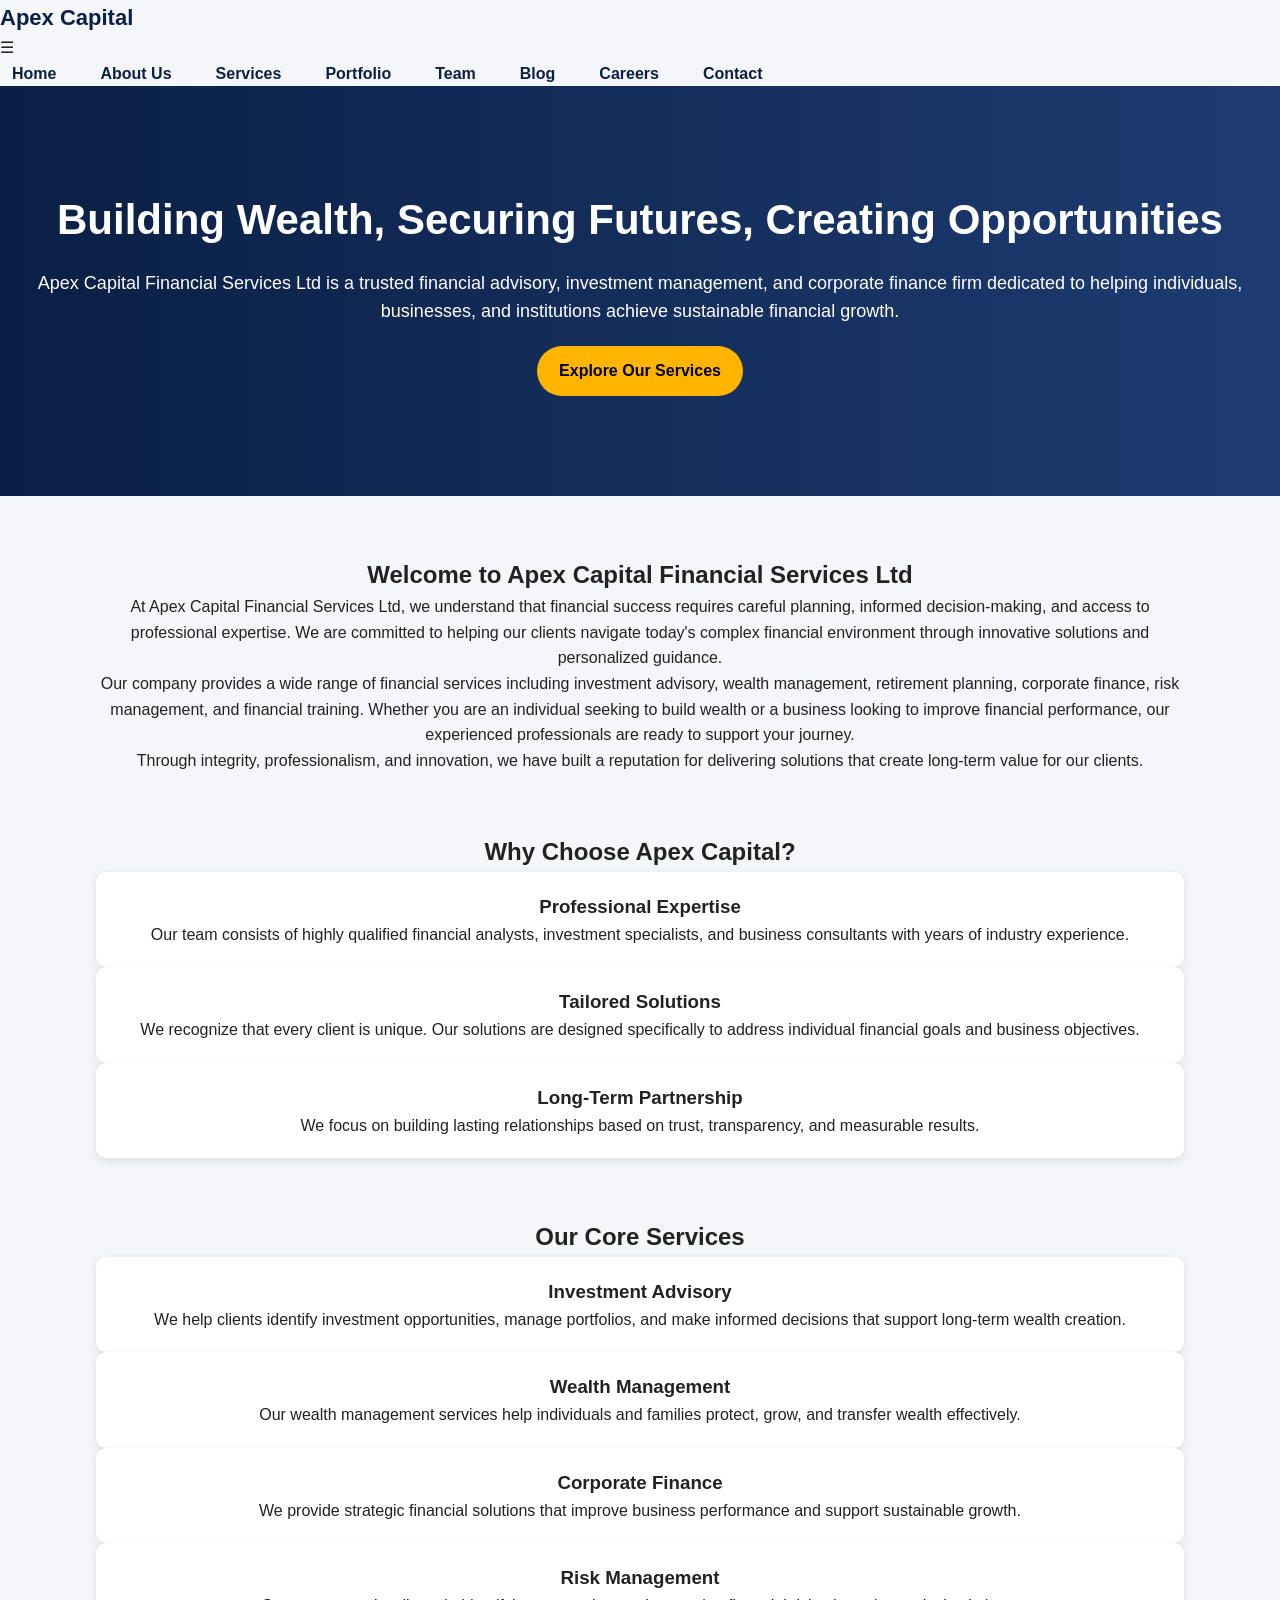
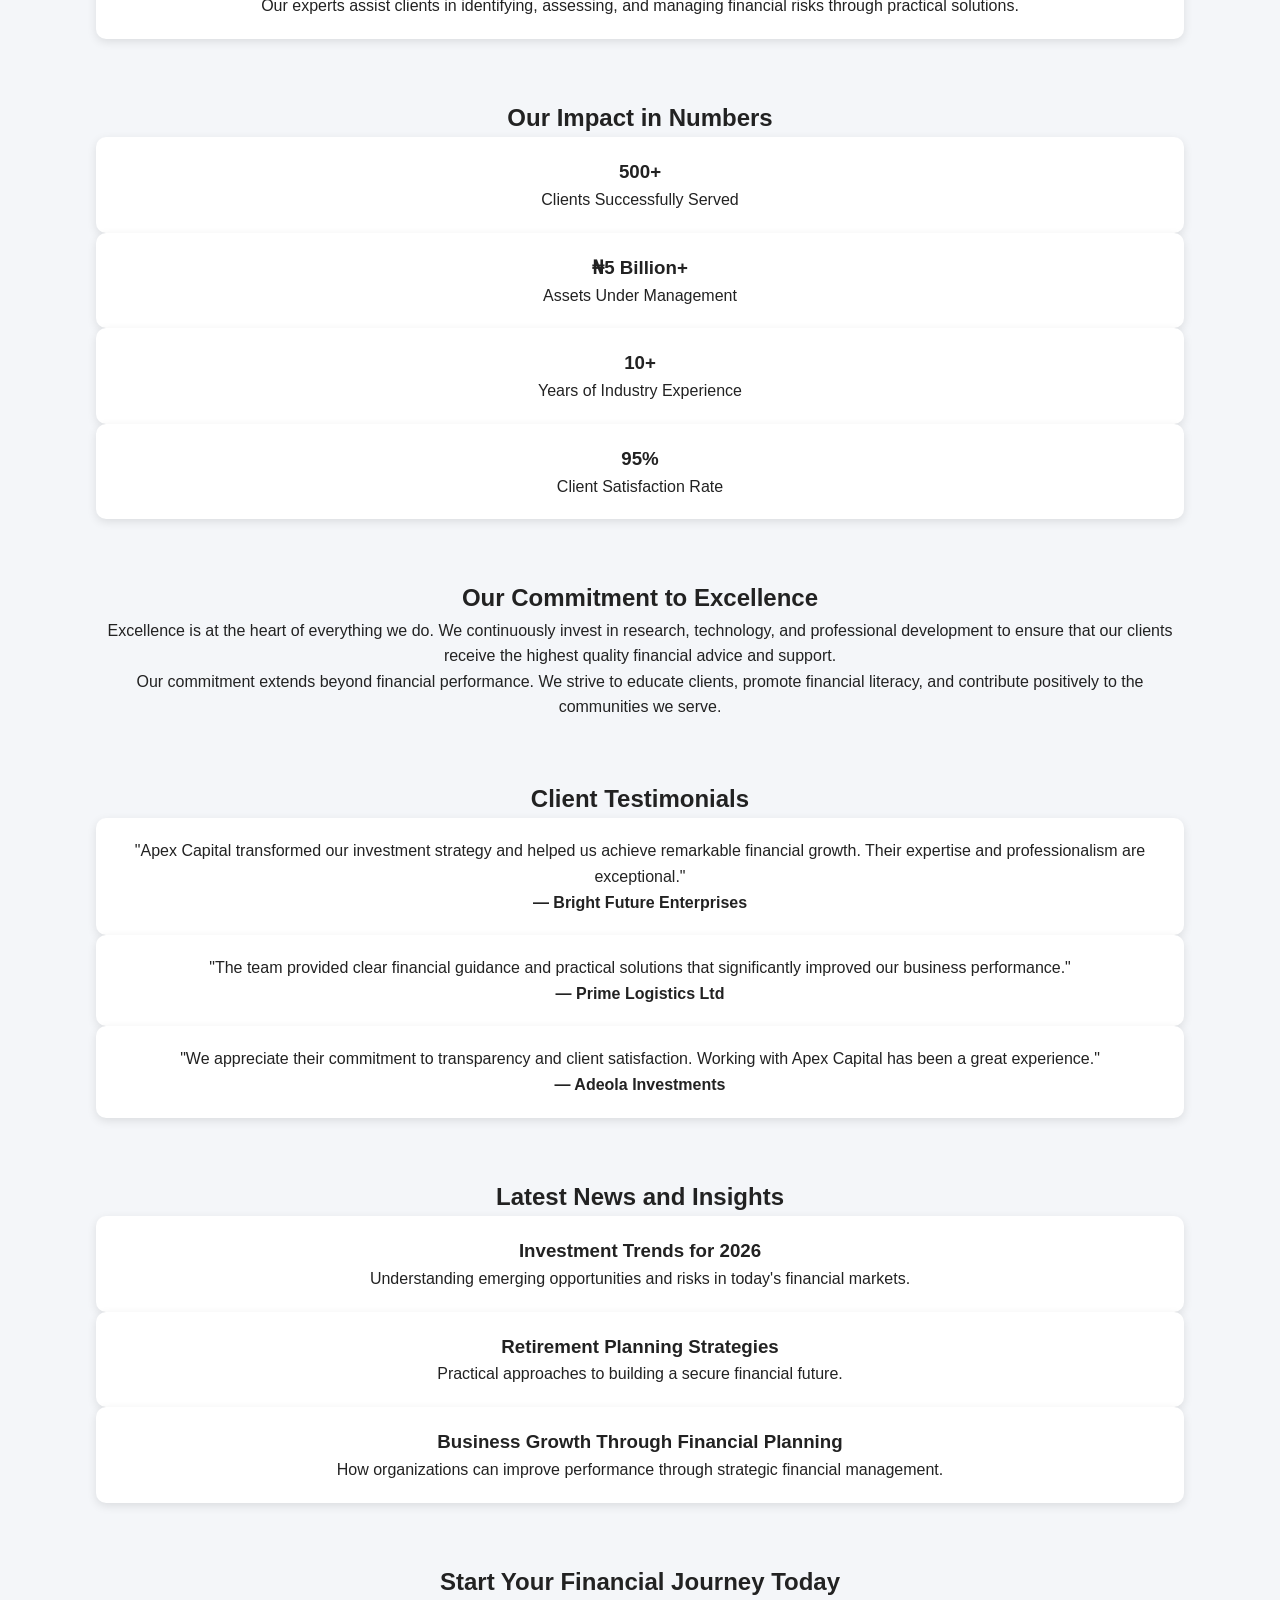
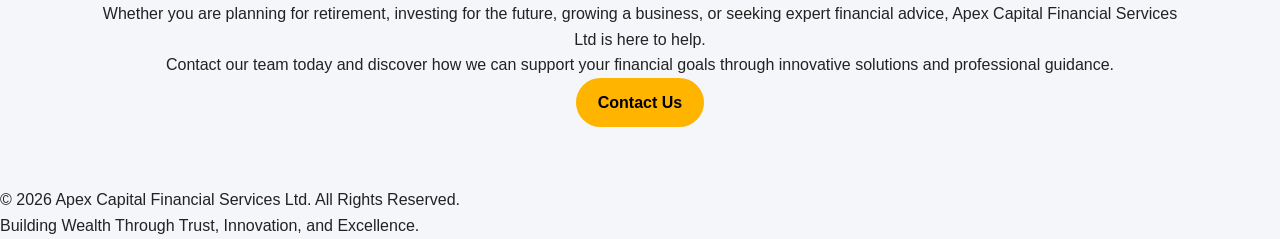
<file: index.html>
<!DOCTYPE html>
<html lang="en">
<head>
<meta charset="UTF-8">
<meta name="viewport" content="width=device-width, initial-scale=1.0">
<title>Apex Capital Financial Services Ltd</title>
<link rel="stylesheet" href="css/style.css">
</head>

<body>

<nav class="navbar">
    <div class="logo">Apex Capital</div>

    <div class="hamburger">☰</div>

    <ul class="nav-links">
        <li><a href="index.html">Home</a></li>
        <li><a href="about.html">About Us</a></li>
        <li><a href="services.html">Services</a></li>
        <li><a href="portfolio.html">Portfolio</a></li>
        <li><a href="team.html">Team</a></li>
        <li><a href="blog.html">Blog</a></li>
        <li><a href="careers.html">Careers</a></li>
        <li><a href="contact.html">Contact</a></li>
    </ul>
</nav>

<section class="hero">
    <h1>Building Wealth, Securing Futures, Creating Opportunities</h1>

    <p>
        Apex Capital Financial Services Ltd is a trusted financial advisory,
        investment management, and corporate finance firm dedicated to helping
        individuals, businesses, and institutions achieve sustainable financial growth.
    </p>

    <a href="services.html" class="btn">Explore Our Services</a>
</section>

<section class="section">
    <h2>Welcome to Apex Capital Financial Services Ltd</h2>

    <p>
        At Apex Capital Financial Services Ltd, we understand that financial success
        requires careful planning, informed decision-making, and access to professional
        expertise. We are committed to helping our clients navigate today's complex
        financial environment through innovative solutions and personalized guidance.
    </p>

    <p>
        Our company provides a wide range of financial services including investment
        advisory, wealth management, retirement planning, corporate finance,
        risk management, and financial training. Whether you are an individual
        seeking to build wealth or a business looking to improve financial performance,
        our experienced professionals are ready to support your journey.
    </p>

    <p>
        Through integrity, professionalism, and innovation, we have built a reputation
        for delivering solutions that create long-term value for our clients.
    </p>
</section>

<section class="section">
    <h2>Why Choose Apex Capital?</h2>

    <div class="card-container">

        <div class="card">
            <h3>Professional Expertise</h3>
            <p>
                Our team consists of highly qualified financial analysts,
                investment specialists, and business consultants with years
                of industry experience.
            </p>
        </div>

        <div class="card">
            <h3>Tailored Solutions</h3>
            <p>
                We recognize that every client is unique. Our solutions are
                designed specifically to address individual financial goals
                and business objectives.
            </p>
        </div>

        <div class="card">
            <h3>Long-Term Partnership</h3>
            <p>
                We focus on building lasting relationships based on trust,
                transparency, and measurable results.
            </p>
        </div>

    </div>
</section>

<section class="section">
    <h2>Our Core Services</h2>

    <div class="card-container">

        <div class="card">
            <h3>Investment Advisory</h3>
            <p>
                We help clients identify investment opportunities,
                manage portfolios, and make informed decisions
                that support long-term wealth creation.
            </p>
        </div>

        <div class="card">
            <h3>Wealth Management</h3>
            <p>
                Our wealth management services help individuals and
                families protect, grow, and transfer wealth effectively.
            </p>
        </div>

        <div class="card">
            <h3>Corporate Finance</h3>
            <p>
                We provide strategic financial solutions that improve
                business performance and support sustainable growth.
            </p>
        </div>

        <div class="card">
            <h3>Risk Management</h3>
            <p>
                Our experts assist clients in identifying, assessing,
                and managing financial risks through practical solutions.
            </p>
        </div>

    </div>
</section>

<section class="section">
    <h2>Our Impact in Numbers</h2>

    <div class="card-container">

        <div class="card">
            <h3>500+</h3>
            <p>Clients Successfully Served</p>
        </div>

        <div class="card">
            <h3>₦5 Billion+</h3>
            <p>Assets Under Management</p>
        </div>

        <div class="card">
            <h3>10+</h3>
            <p>Years of Industry Experience</p>
        </div>

        <div class="card">
            <h3>95%</h3>
            <p>Client Satisfaction Rate</p>
        </div>

    </div>
</section>

<section class="section">
    <h2>Our Commitment to Excellence</h2>

    <p>
        Excellence is at the heart of everything we do. We continuously invest
        in research, technology, and professional development to ensure that
        our clients receive the highest quality financial advice and support.
    </p>

    <p>
        Our commitment extends beyond financial performance. We strive to
        educate clients, promote financial literacy, and contribute positively
        to the communities we serve.
    </p>
</section>

<section class="section">
    <h2>Client Testimonials</h2>

    <div class="card-container">

        <div class="card">
            <p>
                "Apex Capital transformed our investment strategy and helped
                us achieve remarkable financial growth. Their expertise and
                professionalism are exceptional."
            </p>
            <h4>— Bright Future Enterprises</h4>
        </div>

        <div class="card">
            <p>
                "The team provided clear financial guidance and practical
                solutions that significantly improved our business performance."
            </p>
            <h4>— Prime Logistics Ltd</h4>
        </div>

        <div class="card">
            <p>
                "We appreciate their commitment to transparency and client
                satisfaction. Working with Apex Capital has been a great experience."
            </p>
            <h4>— Adeola Investments</h4>
        </div>

    </div>
</section>

<section class="section">
    <h2>Latest News and Insights</h2>

    <div class="card-container">

        <div class="card">
            <h3>Investment Trends for 2026</h3>
            <p>
                Understanding emerging opportunities and risks in today's
                financial markets.
            </p>
        </div>

        <div class="card">
            <h3>Retirement Planning Strategies</h3>
            <p>
                Practical approaches to building a secure financial future.
            </p>
        </div>

        <div class="card">
            <h3>Business Growth Through Financial Planning</h3>
            <p>
                How organizations can improve performance through strategic
                financial management.
            </p>
        </div>

    </div>
</section>

<section class="section">
    <h2>Start Your Financial Journey Today</h2>

    <p>
        Whether you are planning for retirement, investing for the future,
        growing a business, or seeking expert financial advice, Apex Capital
        Financial Services Ltd is here to help.
    </p>

    <p>
        Contact our team today and discover how we can support your financial
        goals through innovative solutions and professional guidance.
    </p>

    <a href="contact.html" class="btn">Contact Us</a>
</section>

<footer>
    <p>© 2026 Apex Capital Financial Services Ltd. All Rights Reserved.</p>
    <p>Building Wealth Through Trust, Innovation, and Excellence.</p>
</footer>

<script src="js/script.js"></script>

</body>
</html>
</file>
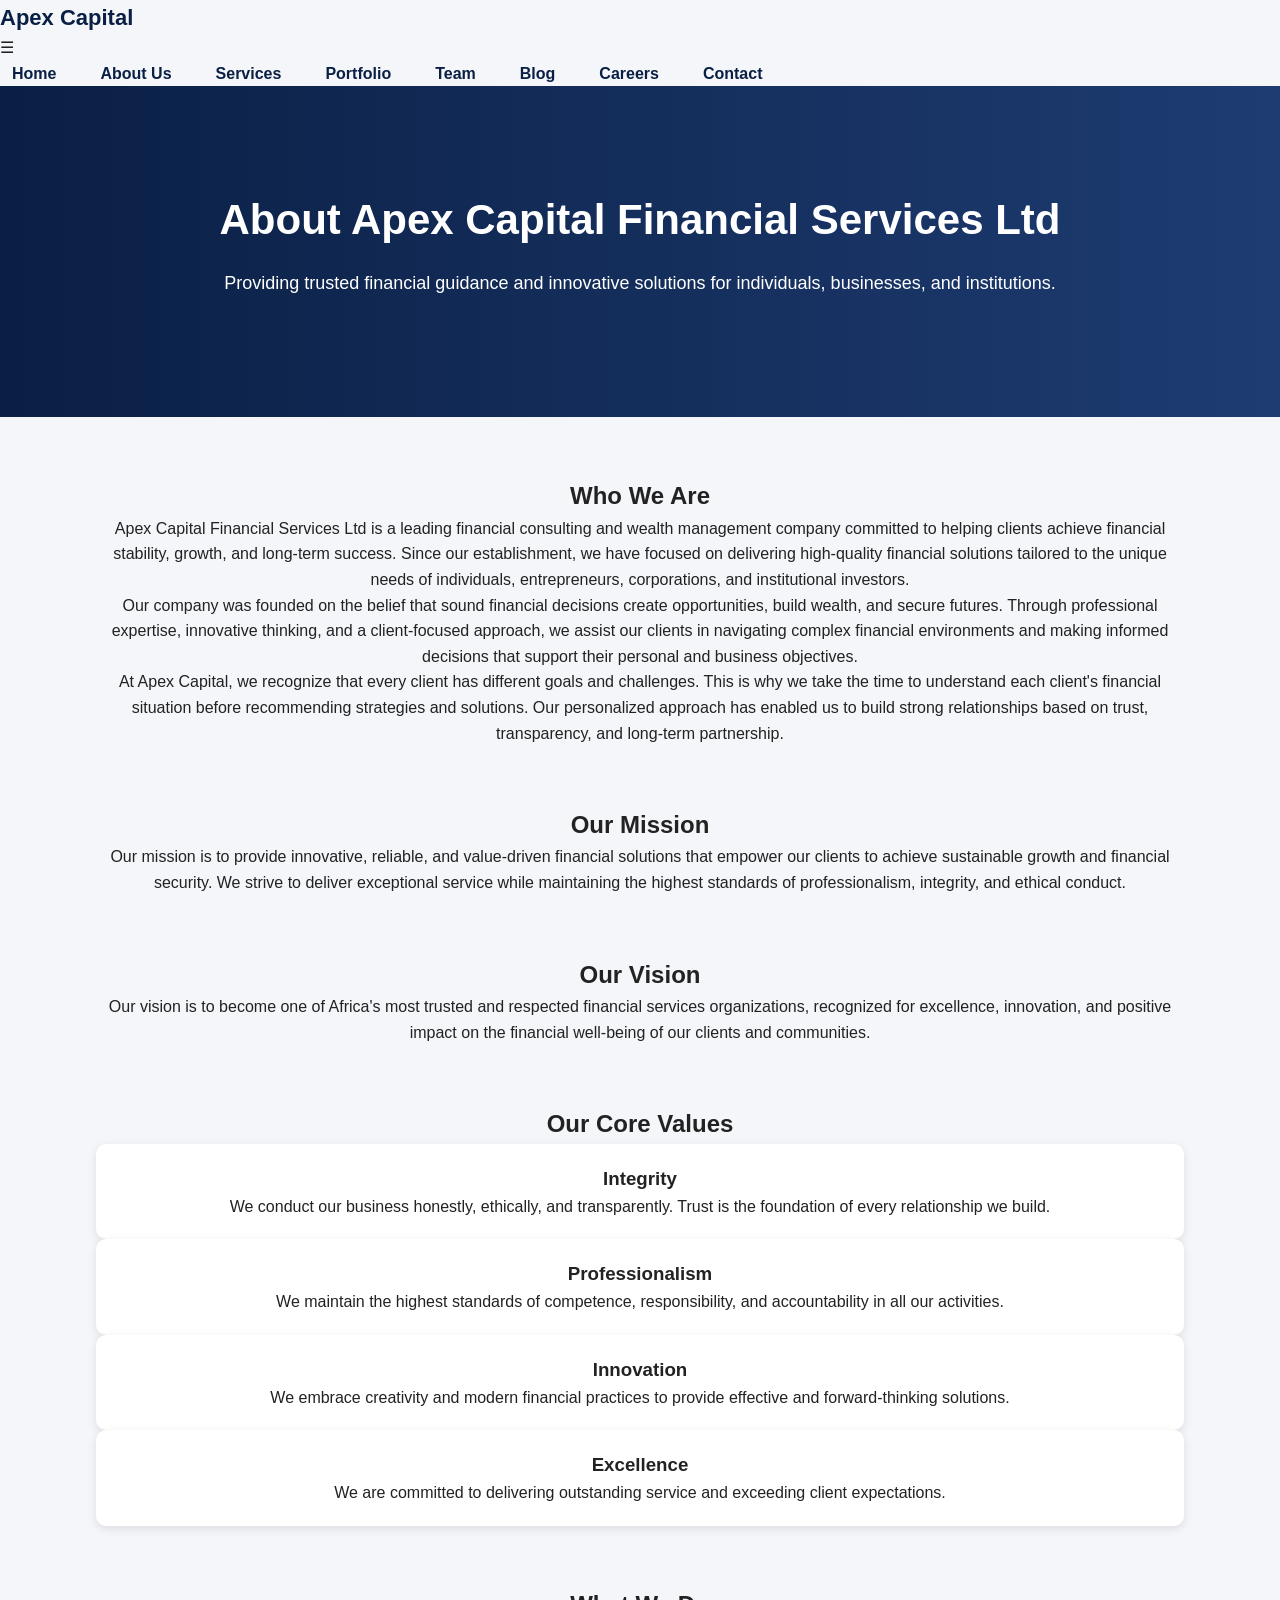
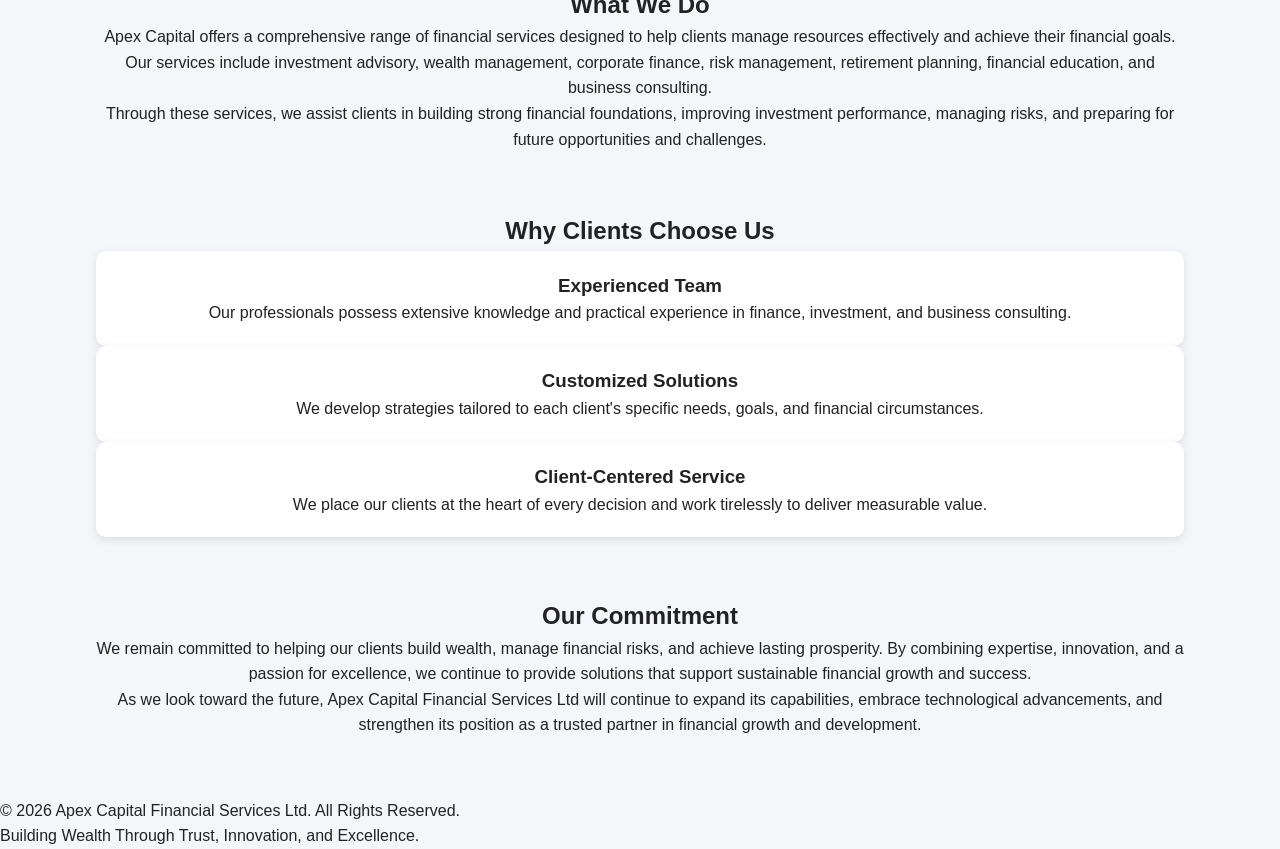
<file: about.html>
<!DOCTYPE html>
<html lang="en">
<head>
<meta charset="UTF-8">
<meta name="viewport" content="width=device-width, initial-scale=1.0">
<title>About Us | Apex Capital Financial Services Ltd</title>
<link rel="stylesheet" href="css/style.css">
</head>

<body>

<nav class="navbar">
    <div class="logo">Apex Capital</div>

    <div class="hamburger">☰</div>

    <ul class="nav-links">
        <li><a href="index.html">Home</a></li>
        <li><a href="about.html">About Us</a></li>
        <li><a href="services.html">Services</a></li>
        <li><a href="portfolio.html">Portfolio</a></li>
        <li><a href="team.html">Team</a></li>
        <li><a href="blog.html">Blog</a></li>
        <li><a href="careers.html">Careers</a></li>
        <li><a href="contact.html">Contact</a></li>
    </ul>
</nav>

<section class="hero">
    <h1>About Apex Capital Financial Services Ltd</h1>
    <p>Providing trusted financial guidance and innovative solutions for individuals, businesses, and institutions.</p>
</section>

<section class="section">
    <h2>Who We Are</h2>

    <p>
        Apex Capital Financial Services Ltd is a leading financial consulting and wealth management company committed to helping clients achieve financial stability, growth, and long-term success. Since our establishment, we have focused on delivering high-quality financial solutions tailored to the unique needs of individuals, entrepreneurs, corporations, and institutional investors.
    </p>

    <p>
        Our company was founded on the belief that sound financial decisions create opportunities, build wealth, and secure futures. Through professional expertise, innovative thinking, and a client-focused approach, we assist our clients in navigating complex financial environments and making informed decisions that support their personal and business objectives.
    </p>

    <p>
        At Apex Capital, we recognize that every client has different goals and challenges. This is why we take the time to understand each client's financial situation before recommending strategies and solutions. Our personalized approach has enabled us to build strong relationships based on trust, transparency, and long-term partnership.
    </p>
</section>

<section class="section">
    <h2>Our Mission</h2>

    <p>
        Our mission is to provide innovative, reliable, and value-driven financial solutions that empower our clients to achieve sustainable growth and financial security. We strive to deliver exceptional service while maintaining the highest standards of professionalism, integrity, and ethical conduct.
    </p>
</section>

<section class="section">
    <h2>Our Vision</h2>

    <p>
        Our vision is to become one of Africa's most trusted and respected financial services organizations, recognized for excellence, innovation, and positive impact on the financial well-being of our clients and communities.
    </p>
</section>

<section class="section">
    <h2>Our Core Values</h2>

    <div class="card-container">

        <div class="card">
            <h3>Integrity</h3>
            <p>
                We conduct our business honestly, ethically, and transparently. Trust is the foundation of every relationship we build.
            </p>
        </div>

        <div class="card">
            <h3>Professionalism</h3>
            <p>
                We maintain the highest standards of competence, responsibility, and accountability in all our activities.
            </p>
        </div>

        <div class="card">
            <h3>Innovation</h3>
            <p>
                We embrace creativity and modern financial practices to provide effective and forward-thinking solutions.
            </p>
        </div>

        <div class="card">
            <h3>Excellence</h3>
            <p>
                We are committed to delivering outstanding service and exceeding client expectations.
            </p>
        </div>

    </div>
</section>

<section class="section">
    <h2>What We Do</h2>

    <p>
        Apex Capital offers a comprehensive range of financial services designed to help clients manage resources effectively and achieve their financial goals. Our services include investment advisory, wealth management, corporate finance, risk management, retirement planning, financial education, and business consulting.
    </p>

    <p>
        Through these services, we assist clients in building strong financial foundations, improving investment performance, managing risks, and preparing for future opportunities and challenges.
    </p>
</section>

<section class="section">
    <h2>Why Clients Choose Us</h2>

    <div class="card-container">

        <div class="card">
            <h3>Experienced Team</h3>
            <p>
                Our professionals possess extensive knowledge and practical experience in finance, investment, and business consulting.
            </p>
        </div>

        <div class="card">
            <h3>Customized Solutions</h3>
            <p>
                We develop strategies tailored to each client's specific needs, goals, and financial circumstances.
            </p>
        </div>

        <div class="card">
            <h3>Client-Centered Service</h3>
            <p>
                We place our clients at the heart of every decision and work tirelessly to deliver measurable value.
            </p>
        </div>

    </div>
</section>

<section class="section">
    <h2>Our Commitment</h2>

    <p>
        We remain committed to helping our clients build wealth, manage financial risks, and achieve lasting prosperity. By combining expertise, innovation, and a passion for excellence, we continue to provide solutions that support sustainable financial growth and success.
    </p>

    <p>
        As we look toward the future, Apex Capital Financial Services Ltd will continue to expand its capabilities, embrace technological advancements, and strengthen its position as a trusted partner in financial growth and development.
    </p>
</section>

<footer>
    <p>© 2026 Apex Capital Financial Services Ltd. All Rights Reserved.</p>
    <p>Building Wealth Through Trust, Innovation, and Excellence.</p>
</footer>

<script src="js/script.js"></script>

</body>
</html>
</file>
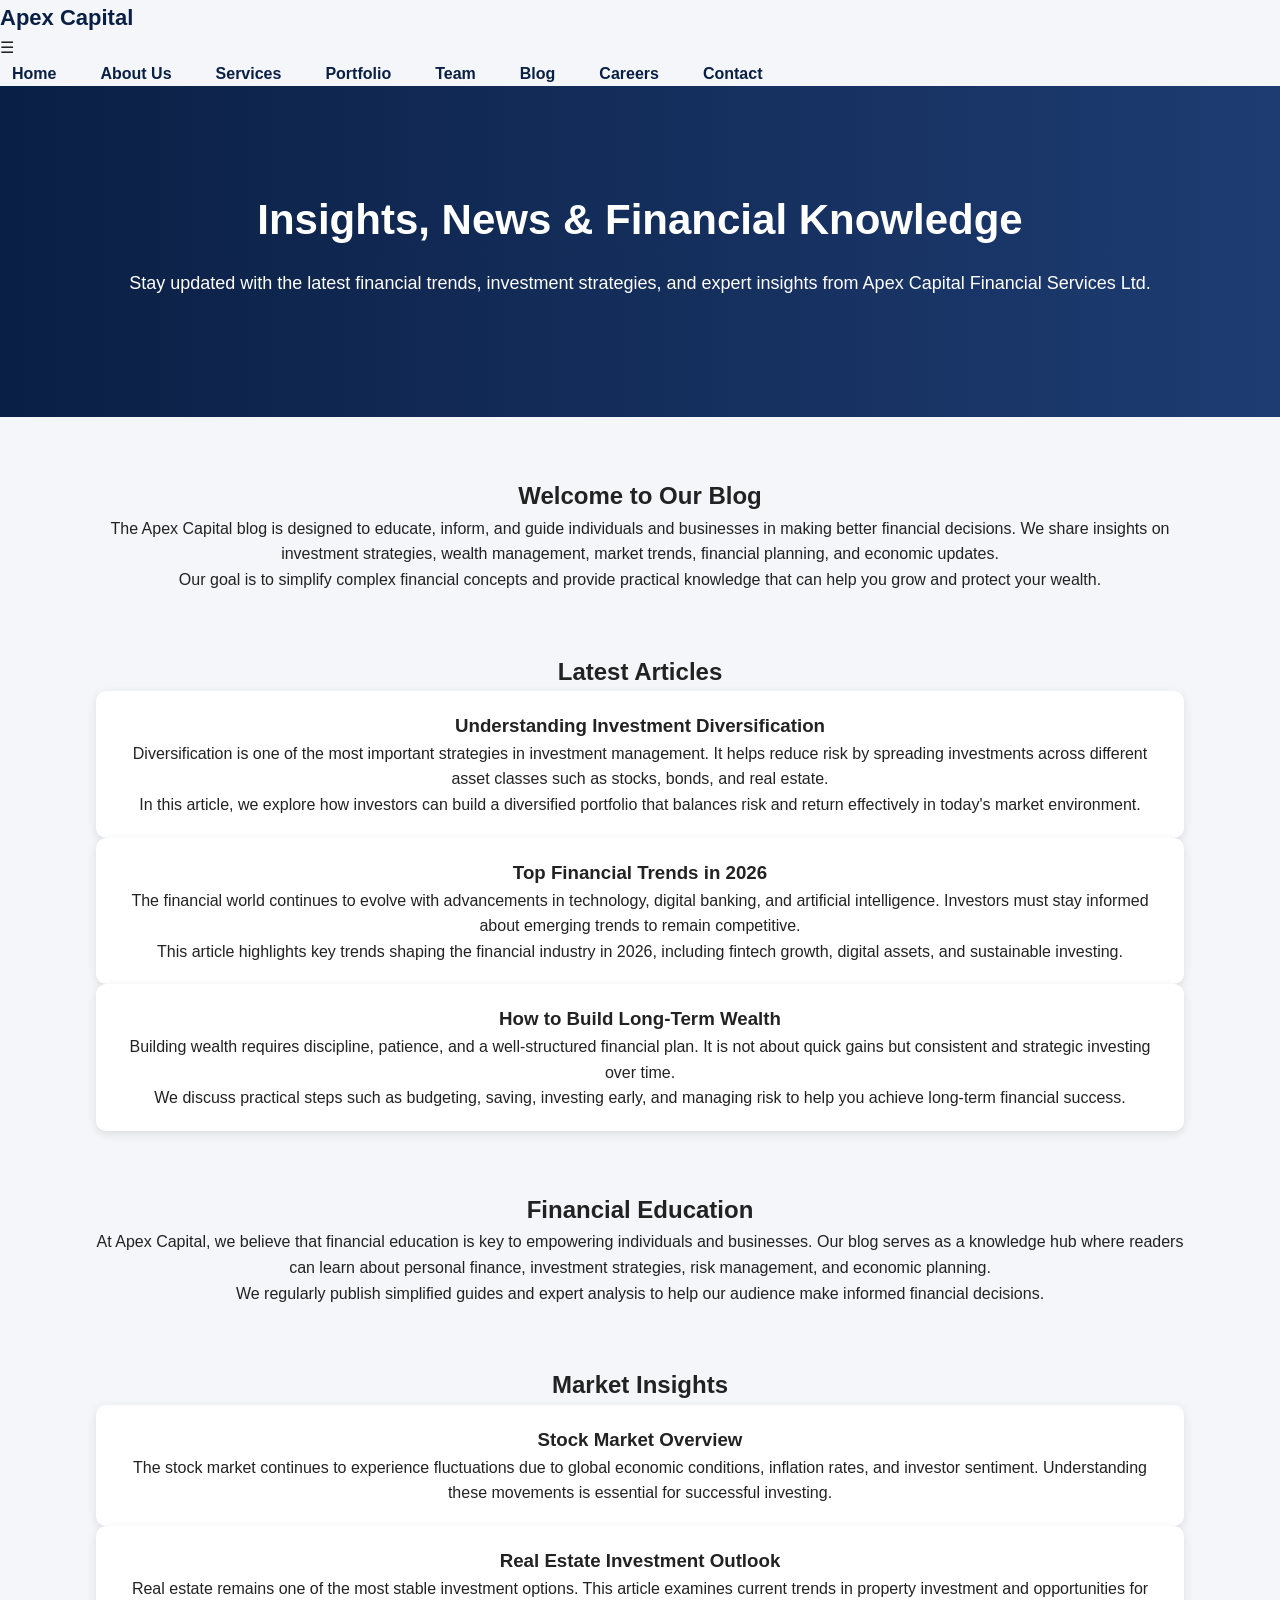
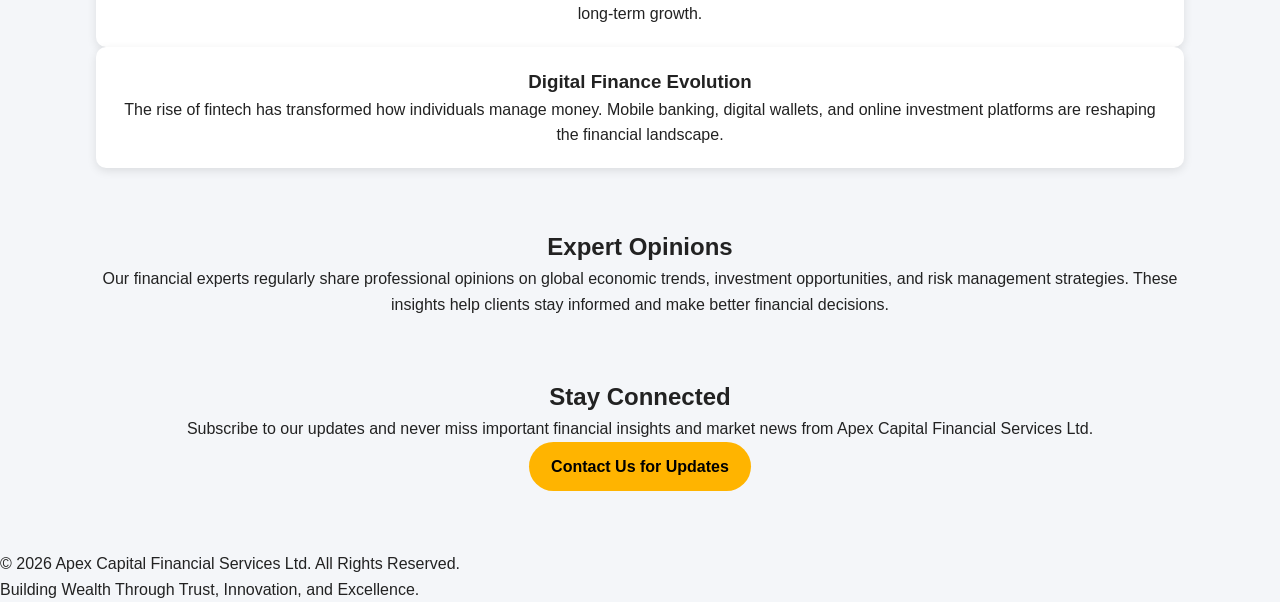
<file: blog.html>
<!DOCTYPE html>
<html lang="en">
<head>
<meta charset="UTF-8">
<meta name="viewport" content="width=device-width, initial-scale=1.0">
<title>Blog | Apex Capital Financial Services Ltd</title>
<link rel="stylesheet" href="css/style.css">
</head>

<body>

<nav class="navbar">
    <div class="logo">Apex Capital</div>

    <div class="hamburger">☰</div>

    <ul class="nav-links">
        <li><a href="index.html">Home</a></li>
        <li><a href="about.html">About Us</a></li>
        <li><a href="services.html">Services</a></li>
        <li><a href="portfolio.html">Portfolio</a></li>
        <li><a href="team.html">Team</a></li>
        <li><a href="blog.html">Blog</a></li>
        <li><a href="careers.html">Careers</a></li>
        <li><a href="contact.html">Contact</a></li>
    </ul>
</nav>

<section class="hero">
    <h1>Insights, News & Financial Knowledge</h1>
    <p>
        Stay updated with the latest financial trends, investment strategies,
        and expert insights from Apex Capital Financial Services Ltd.
    </p>
</section>

<section class="section">
    <h2>Welcome to Our Blog</h2>

    <p>
        The Apex Capital blog is designed to educate, inform, and guide
        individuals and businesses in making better financial decisions.
        We share insights on investment strategies, wealth management,
        market trends, financial planning, and economic updates.
    </p>

    <p>
        Our goal is to simplify complex financial concepts and provide
        practical knowledge that can help you grow and protect your wealth.
    </p>
</section>

<section class="section">
    <h2>Latest Articles</h2>

    <div class="card-container">

        <div class="card">
            <h3>Understanding Investment Diversification</h3>
            <p>
                Diversification is one of the most important strategies in
                investment management. It helps reduce risk by spreading
                investments across different asset classes such as stocks,
                bonds, and real estate.
            </p>

            <p>
                In this article, we explore how investors can build a
                diversified portfolio that balances risk and return
                effectively in today's market environment.
            </p>
        </div>

        <div class="card">
            <h3>Top Financial Trends in 2026</h3>
            <p>
                The financial world continues to evolve with advancements in
                technology, digital banking, and artificial intelligence.
                Investors must stay informed about emerging trends to remain
                competitive.
            </p>

            <p>
                This article highlights key trends shaping the financial
                industry in 2026, including fintech growth, digital assets,
                and sustainable investing.
            </p>
        </div>

        <div class="card">
            <h3>How to Build Long-Term Wealth</h3>
            <p>
                Building wealth requires discipline, patience, and a
                well-structured financial plan. It is not about quick gains
                but consistent and strategic investing over time.
            </p>

            <p>
                We discuss practical steps such as budgeting, saving,
                investing early, and managing risk to help you achieve
                long-term financial success.
            </p>
        </div>

    </div>
</section>

<section class="section">
    <h2>Financial Education</h2>

    <p>
        At Apex Capital, we believe that financial education is key to
        empowering individuals and businesses. Our blog serves as a
        knowledge hub where readers can learn about personal finance,
        investment strategies, risk management, and economic planning.
    </p>

    <p>
        We regularly publish simplified guides and expert analysis to
        help our audience make informed financial decisions.
    </p>
</section>

<section class="section">
    <h2>Market Insights</h2>

    <div class="card-container">

        <div class="card">
            <h3>Stock Market Overview</h3>
            <p>
                The stock market continues to experience fluctuations due to
                global economic conditions, inflation rates, and investor
                sentiment. Understanding these movements is essential for
                successful investing.
            </p>
        </div>

        <div class="card">
            <h3>Real Estate Investment Outlook</h3>
            <p>
                Real estate remains one of the most stable investment options.
                This article examines current trends in property investment
                and opportunities for long-term growth.
            </p>
        </div>

        <div class="card">
            <h3>Digital Finance Evolution</h3>
            <p>
                The rise of fintech has transformed how individuals manage
                money. Mobile banking, digital wallets, and online investment
                platforms are reshaping the financial landscape.
            </p>
        </div>

    </div>
</section>

<section class="section">
    <h2>Expert Opinions</h2>

    <p>
        Our financial experts regularly share professional opinions on
        global economic trends, investment opportunities, and risk
        management strategies. These insights help clients stay informed
        and make better financial decisions.
    </p>
</section>

<section class="section">
    <h2>Stay Connected</h2>

    <p>
        Subscribe to our updates and never miss important financial
        insights and market news from Apex Capital Financial Services Ltd.
    </p>

    <a href="contact.html" class="btn">Contact Us for Updates</a>
</section>

<footer>
    <p>© 2026 Apex Capital Financial Services Ltd. All Rights Reserved.</p>
    <p>Building Wealth Through Trust, Innovation, and Excellence.</p>
</footer>

<script src="js/script.js"></script>

</body>
</html>
</file>
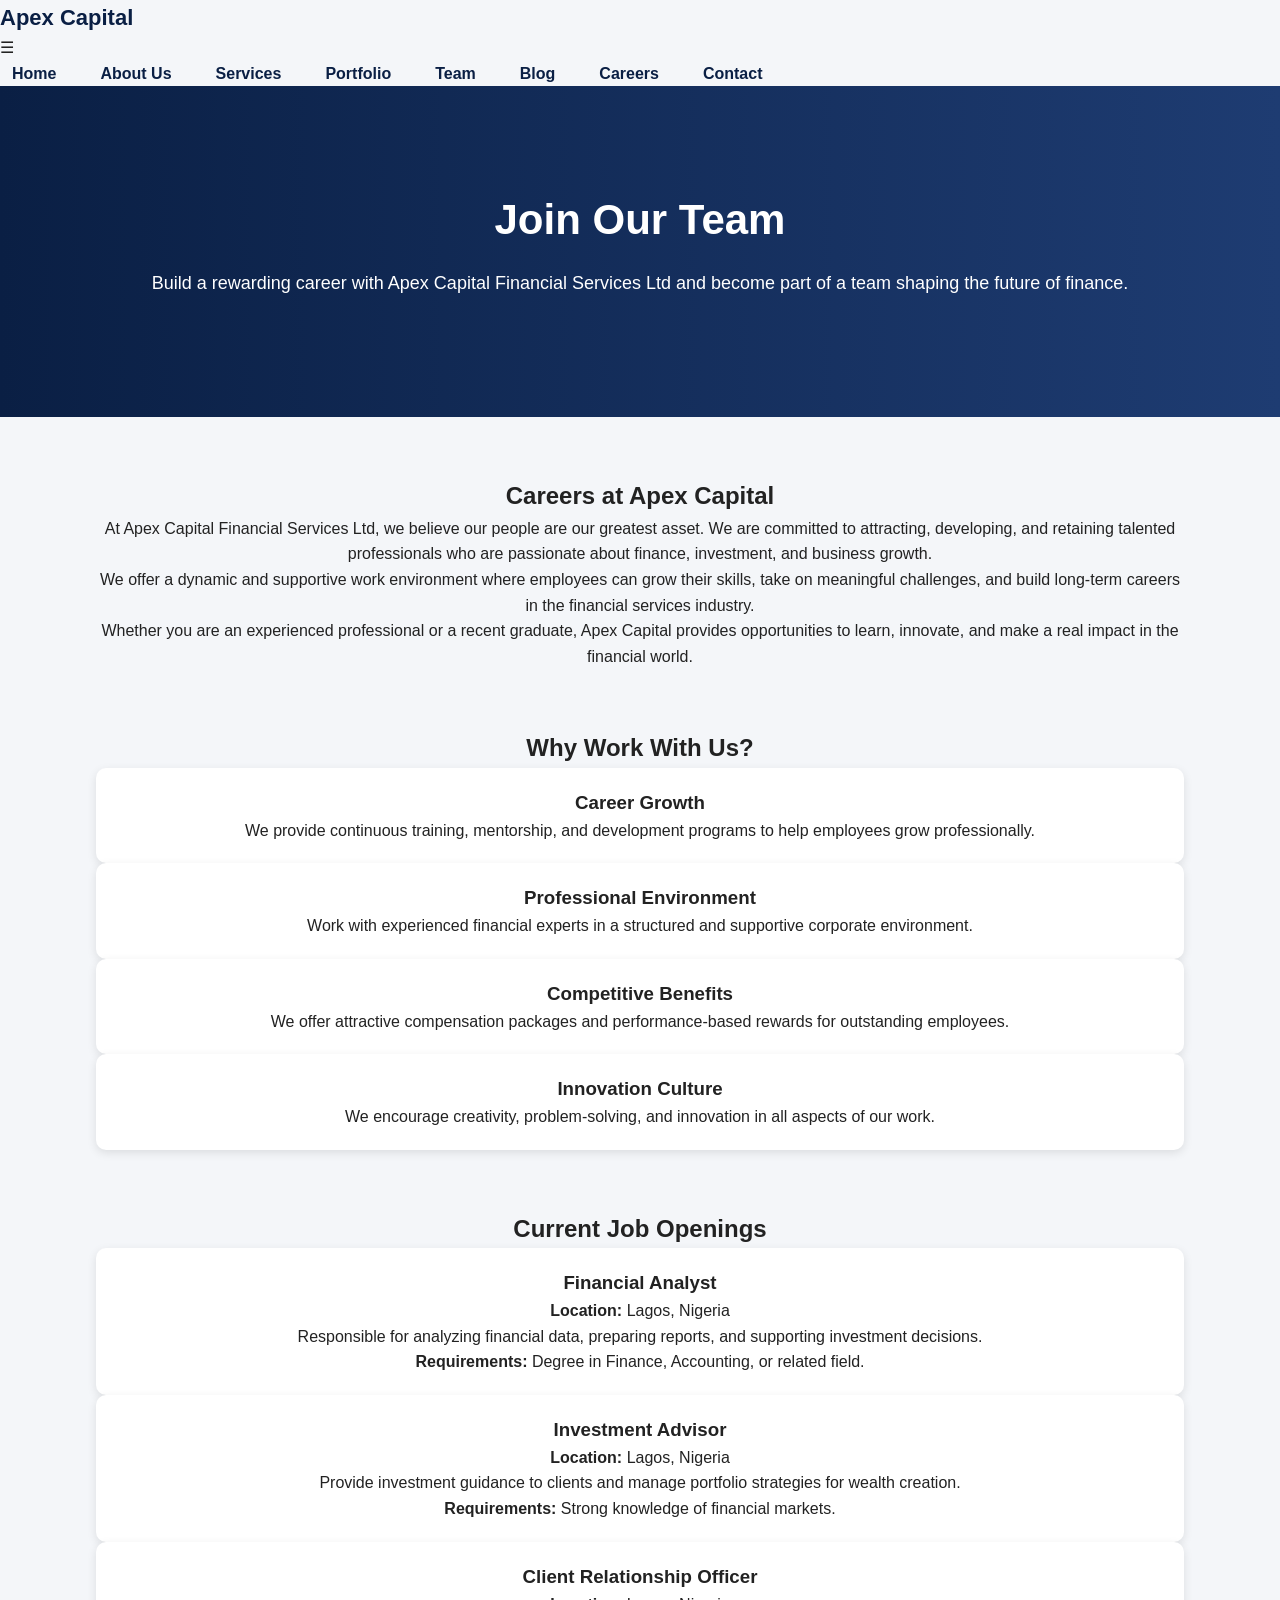
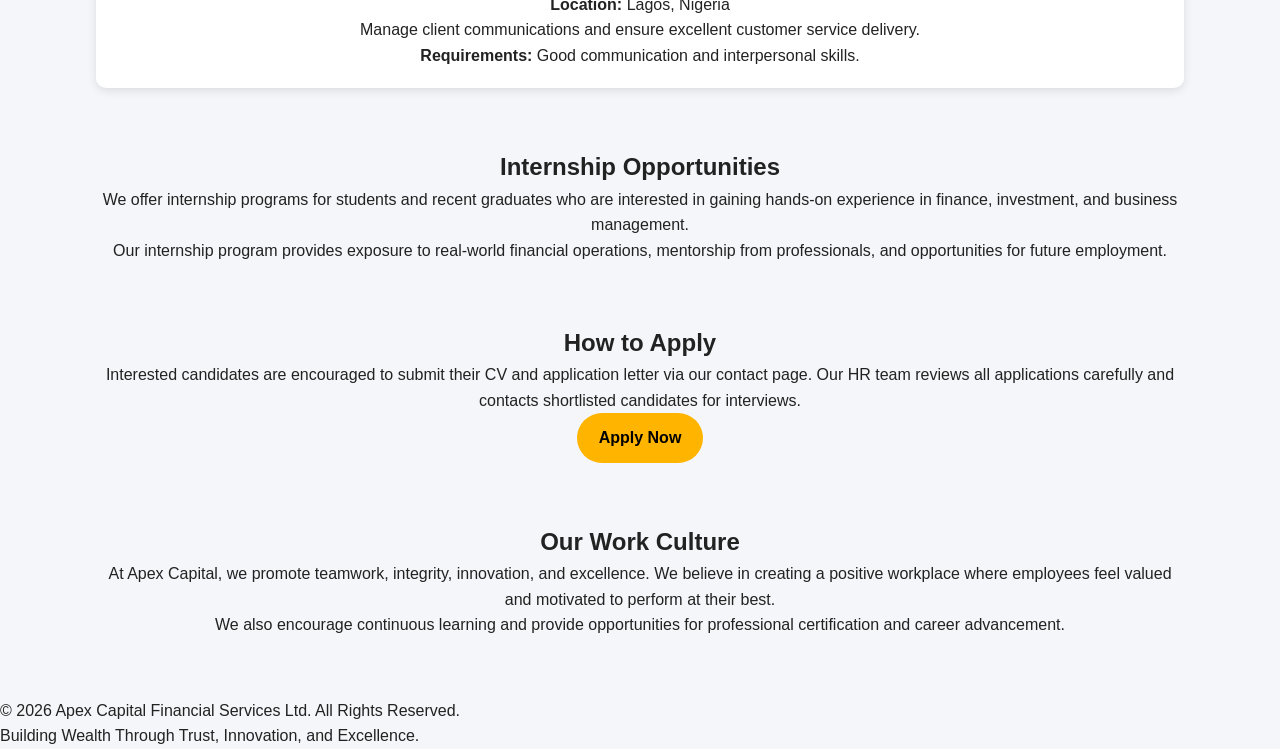
<file: careers.html>
<!DOCTYPE html>
<html lang="en">
<head>
<meta charset="UTF-8">
<meta name="viewport" content="width=device-width, initial-scale=1.0">
<title>Careers | Apex Capital Financial Services Ltd</title>
<link rel="stylesheet" href="css/style.css">
</head>

<body>

<nav class="navbar">
    <div class="logo">Apex Capital</div>

    <div class="hamburger">☰</div>

    <ul class="nav-links">
        <li><a href="index.html">Home</a></li>
        <li><a href="about.html">About Us</a></li>
        <li><a href="services.html">Services</a></li>
        <li><a href="portfolio.html">Portfolio</a></li>
        <li><a href="team.html">Team</a></li>
        <li><a href="blog.html">Blog</a></li>
        <li><a href="careers.html">Careers</a></li>
        <li><a href="contact.html">Contact</a></li>
    </ul>
</nav>

<section class="hero">
    <h1>Join Our Team</h1>
    <p>
        Build a rewarding career with Apex Capital Financial Services Ltd
        and become part of a team shaping the future of finance.
    </p>
</section>

<section class="section">
    <h2>Careers at Apex Capital</h2>

    <p>
        At Apex Capital Financial Services Ltd, we believe our people are
        our greatest asset. We are committed to attracting, developing,
        and retaining talented professionals who are passionate about
        finance, investment, and business growth.
    </p>

    <p>
        We offer a dynamic and supportive work environment where employees
        can grow their skills, take on meaningful challenges, and build
        long-term careers in the financial services industry.
    </p>

    <p>
        Whether you are an experienced professional or a recent graduate,
        Apex Capital provides opportunities to learn, innovate, and make
        a real impact in the financial world.
    </p>
</section>

<section class="section">
    <h2>Why Work With Us?</h2>

    <div class="card-container">

        <div class="card">
            <h3>Career Growth</h3>
            <p>
                We provide continuous training, mentorship, and development
                programs to help employees grow professionally.
            </p>
        </div>

        <div class="card">
            <h3>Professional Environment</h3>
            <p>
                Work with experienced financial experts in a structured
                and supportive corporate environment.
            </p>
        </div>

        <div class="card">
            <h3>Competitive Benefits</h3>
            <p>
                We offer attractive compensation packages and performance-based
                rewards for outstanding employees.
            </p>
        </div>

        <div class="card">
            <h3>Innovation Culture</h3>
            <p>
                We encourage creativity, problem-solving, and innovation
                in all aspects of our work.
            </p>
        </div>

    </div>
</section>

<section class="section">
    <h2>Current Job Openings</h2>

    <div class="card-container">

        <div class="card">
            <h3>Financial Analyst</h3>
            <p><strong>Location:</strong> Lagos, Nigeria</p>
            <p>
                Responsible for analyzing financial data, preparing reports,
                and supporting investment decisions.
            </p>
            <p><strong>Requirements:</strong> Degree in Finance, Accounting, or related field.</p>
        </div>

        <div class="card">
            <h3>Investment Advisor</h3>
            <p><strong>Location:</strong> Lagos, Nigeria</p>
            <p>
                Provide investment guidance to clients and manage portfolio
                strategies for wealth creation.
            </p>
            <p><strong>Requirements:</strong> Strong knowledge of financial markets.</p>
        </div>

        <div class="card">
            <h3>Client Relationship Officer</h3>
            <p><strong>Location:</strong> Lagos, Nigeria</p>
            <p>
                Manage client communications and ensure excellent customer
                service delivery.
            </p>
            <p><strong>Requirements:</strong> Good communication and interpersonal skills.</p>
        </div>

    </div>
</section>

<section class="section">
    <h2>Internship Opportunities</h2>

    <p>
        We offer internship programs for students and recent graduates
        who are interested in gaining hands-on experience in finance,
        investment, and business management.
    </p>

    <p>
        Our internship program provides exposure to real-world financial
        operations, mentorship from professionals, and opportunities for
        future employment.
    </p>
</section>

<section class="section">
    <h2>How to Apply</h2>

    <p>
        Interested candidates are encouraged to submit their CV and
        application letter via our contact page. Our HR team reviews
        all applications carefully and contacts shortlisted candidates
        for interviews.
    </p>

    <a href="contact.html" class="btn">Apply Now</a>
</section>

<section class="section">
    <h2>Our Work Culture</h2>

    <p>
        At Apex Capital, we promote teamwork, integrity, innovation,
        and excellence. We believe in creating a positive workplace
        where employees feel valued and motivated to perform at their best.
    </p>

    <p>
        We also encourage continuous learning and provide opportunities
        for professional certification and career advancement.
    </p>
</section>

<footer>
    <p>© 2026 Apex Capital Financial Services Ltd. All Rights Reserved.</p>
    <p>Building Wealth Through Trust, Innovation, and Excellence.</p>
</footer>

<script src="js/script.js"></script>

</body>
</html>
</file>
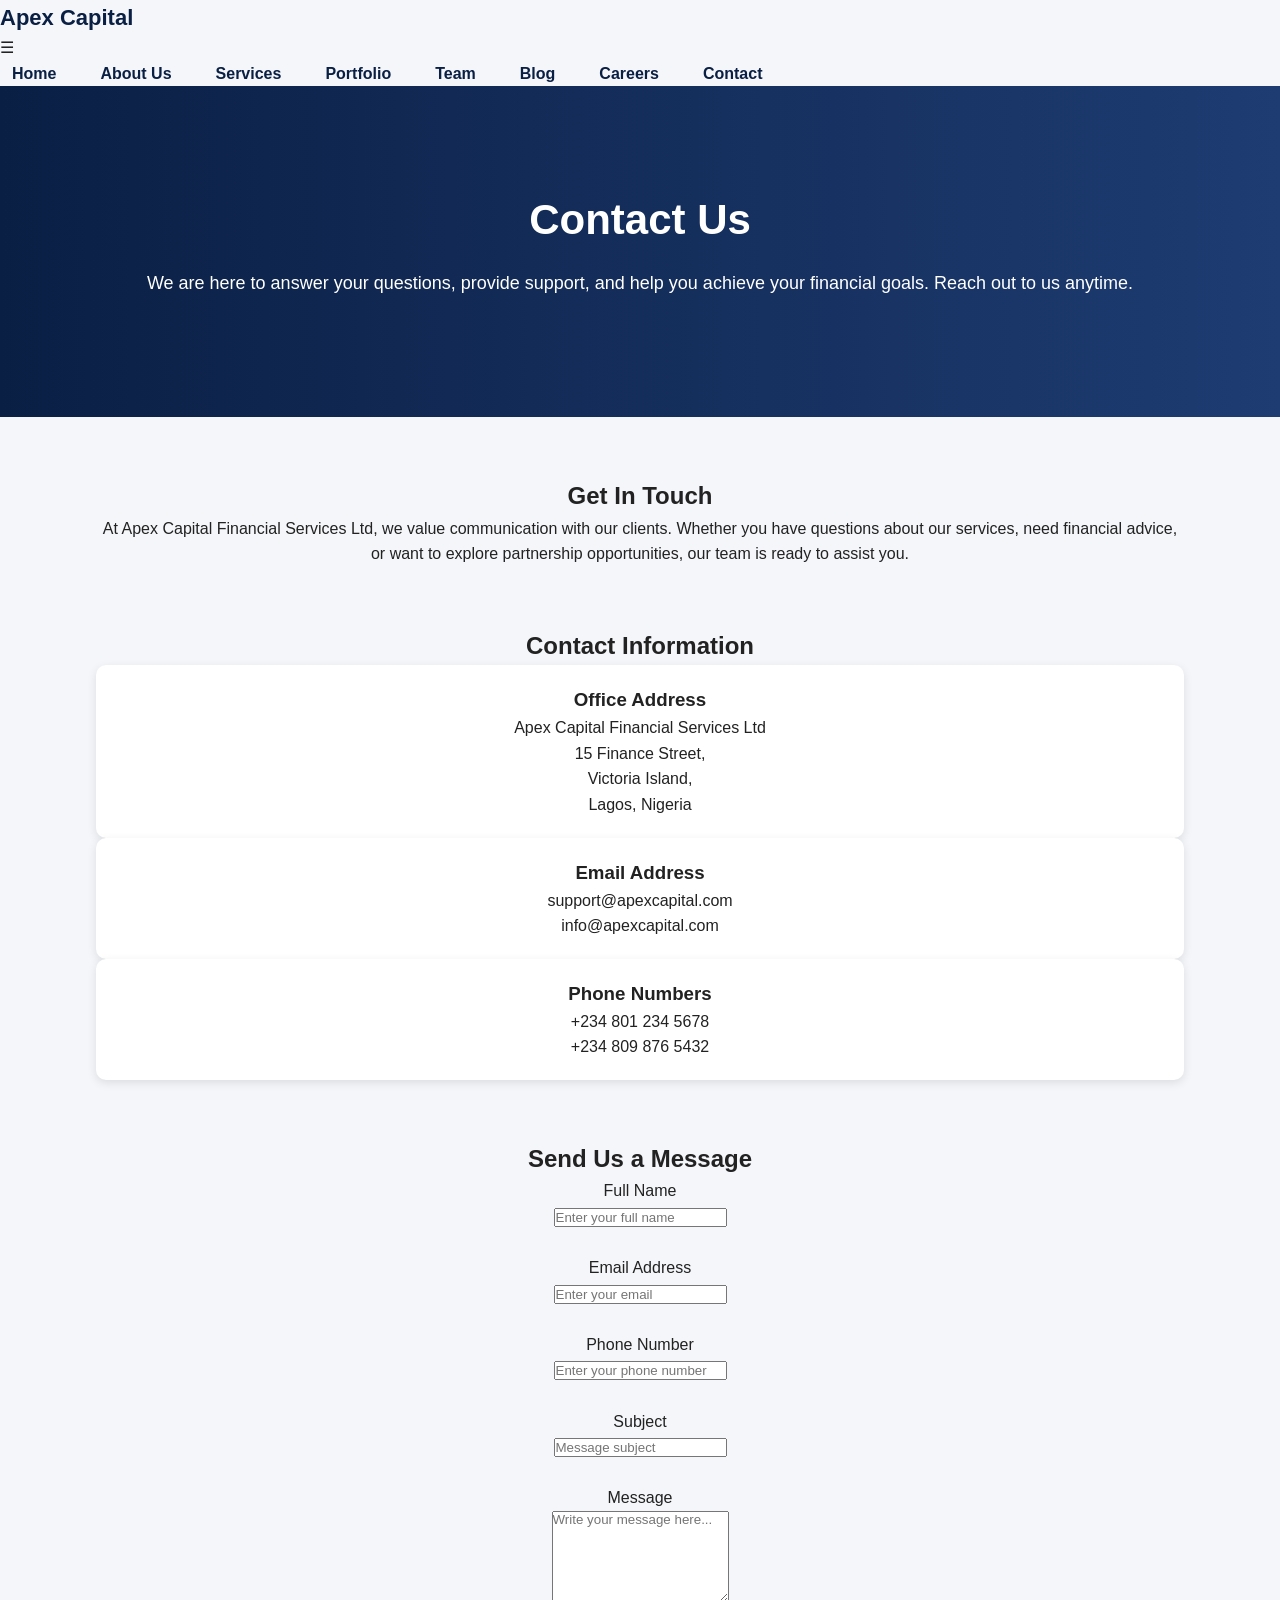
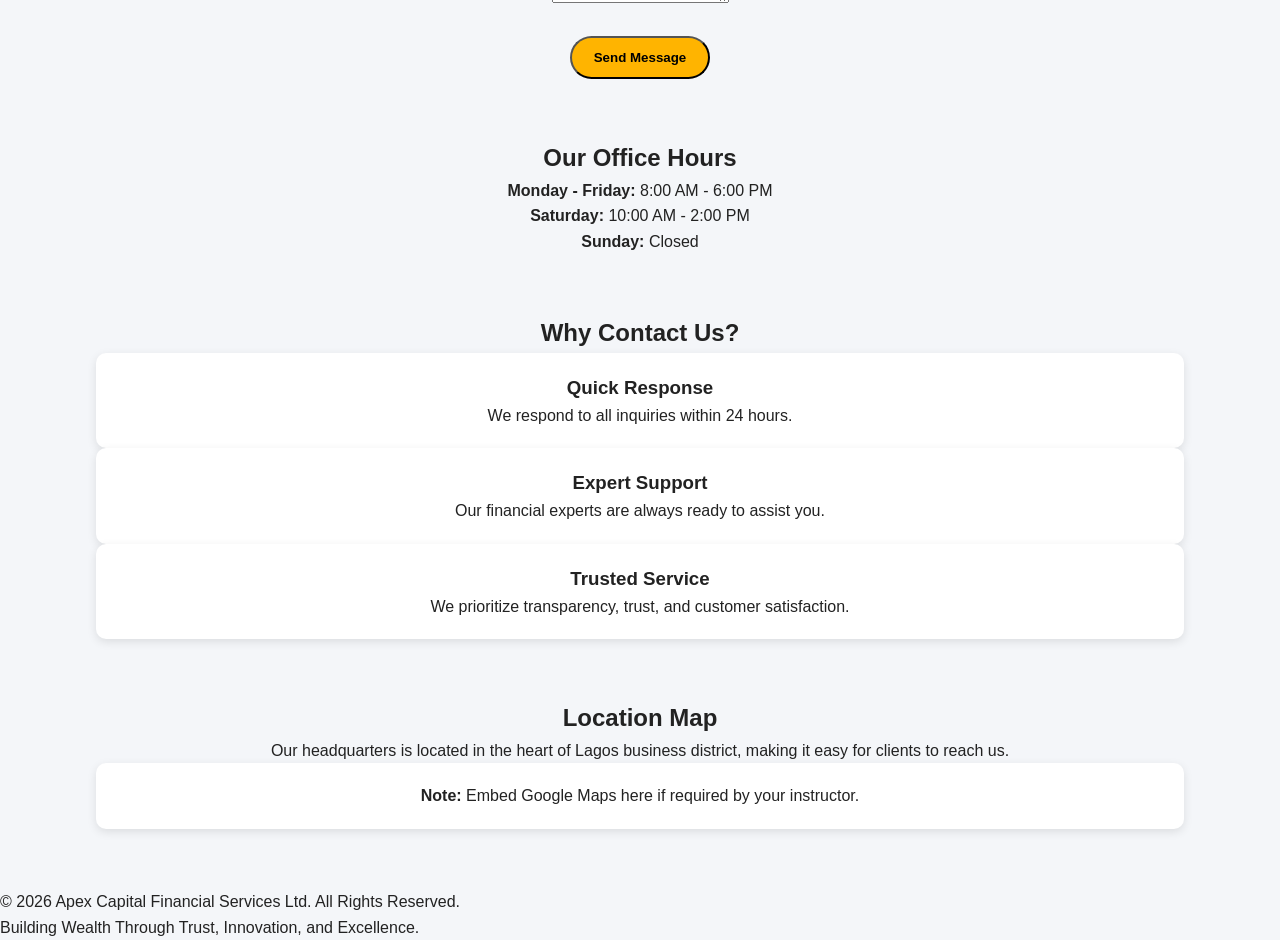
<file: contact.html>
<!DOCTYPE html>
<html lang="en">
<head>
<meta charset="UTF-8">
<meta name="viewport" content="width=device-width, initial-scale=1.0">
<title>Contact Us | Apex Capital Financial Services Ltd</title>
<link rel="stylesheet" href="css/style.css">
</head>

<body>

<nav class="navbar">
    <div class="logo">Apex Capital</div>

    <div class="hamburger">☰</div>

    <ul class="nav-links">
        <li><a href="index.html">Home</a></li>
        <li><a href="about.html">About Us</a></li>
        <li><a href="services.html">Services</a></li>
        <li><a href="portfolio.html">Portfolio</a></li>
        <li><a href="team.html">Team</a></li>
        <li><a href="blog.html">Blog</a></li>
        <li><a href="careers.html">Careers</a></li>
        <li><a href="contact.html">Contact</a></li>
    </ul>
</nav>

<section class="hero">
    <h1>Contact Us</h1>
    <p>
        We are here to answer your questions, provide support, and help you
        achieve your financial goals. Reach out to us anytime.
    </p>
</section>

<section class="section">
    <h2>Get In Touch</h2>

    <p>
        At Apex Capital Financial Services Ltd, we value communication with
        our clients. Whether you have questions about our services, need
        financial advice, or want to explore partnership opportunities,
        our team is ready to assist you.
    </p>
</section>

<section class="section">
    <h2>Contact Information</h2>

    <div class="card-container">

        <div class="card">
            <h3>Office Address</h3>
            <p>
                Apex Capital Financial Services Ltd<br>
                15 Finance Street,<br>
                Victoria Island,<br>
                Lagos, Nigeria
            </p>
        </div>

        <div class="card">
            <h3>Email Address</h3>
            <p>support@apexcapital.com</p>
            <p>info@apexcapital.com</p>
        </div>

        <div class="card">
            <h3>Phone Numbers</h3>
            <p>+234 801 234 5678</p>
            <p>+234 809 876 5432</p>
        </div>

    </div>
</section>

<section class="section">
    <h2>Send Us a Message</h2>

    <form>

        <label for="name">Full Name</label><br>
        <input type="text" id="name" name="name" placeholder="Enter your full name" required>
        <br><br>

        <label for="email">Email Address</label><br>
        <input type="email" id="email" name="email" placeholder="Enter your email" required>
        <br><br>

        <label for="phone">Phone Number</label><br>
        <input type="tel" id="phone" name="phone" placeholder="Enter your phone number">
        <br><br>

        <label for="subject">Subject</label><br>
        <input type="text" id="subject" name="subject" placeholder="Message subject">
        <br><br>

        <label for="message">Message</label><br>
        <textarea id="message" name="message" rows="6" placeholder="Write your message here..." required></textarea>
        <br><br>

        <button type="submit" class="btn">Send Message</button>

    </form>
</section>

<section class="section">
    <h2>Our Office Hours</h2>

    <p><strong>Monday - Friday:</strong> 8:00 AM - 6:00 PM</p>
    <p><strong>Saturday:</strong> 10:00 AM - 2:00 PM</p>
    <p><strong>Sunday:</strong> Closed</p>
</section>

<section class="section">
    <h2>Why Contact Us?</h2>

    <div class="card-container">

        <div class="card">
            <h3>Quick Response</h3>
            <p>We respond to all inquiries within 24 hours.</p>
        </div>

        <div class="card">
            <h3>Expert Support</h3>
            <p>Our financial experts are always ready to assist you.</p>
        </div>

        <div class="card">
            <h3>Trusted Service</h3>
            <p>We prioritize transparency, trust, and customer satisfaction.</p>
        </div>

    </div>
</section>

<section class="section">
    <h2>Location Map</h2>

    <p>
        Our headquarters is located in the heart of Lagos business district,
        making it easy for clients to reach us.
    </p>

    <div class="card">
        <p><strong>Note:</strong> Embed Google Maps here if required by your instructor.</p>
    </div>
</section>

<footer>
    <p>© 2026 Apex Capital Financial Services Ltd. All Rights Reserved.</p>
    <p>Building Wealth Through Trust, Innovation, and Excellence.</p>
</footer>

<script src="js/script.js"></script>

</body>
</html>
</file>
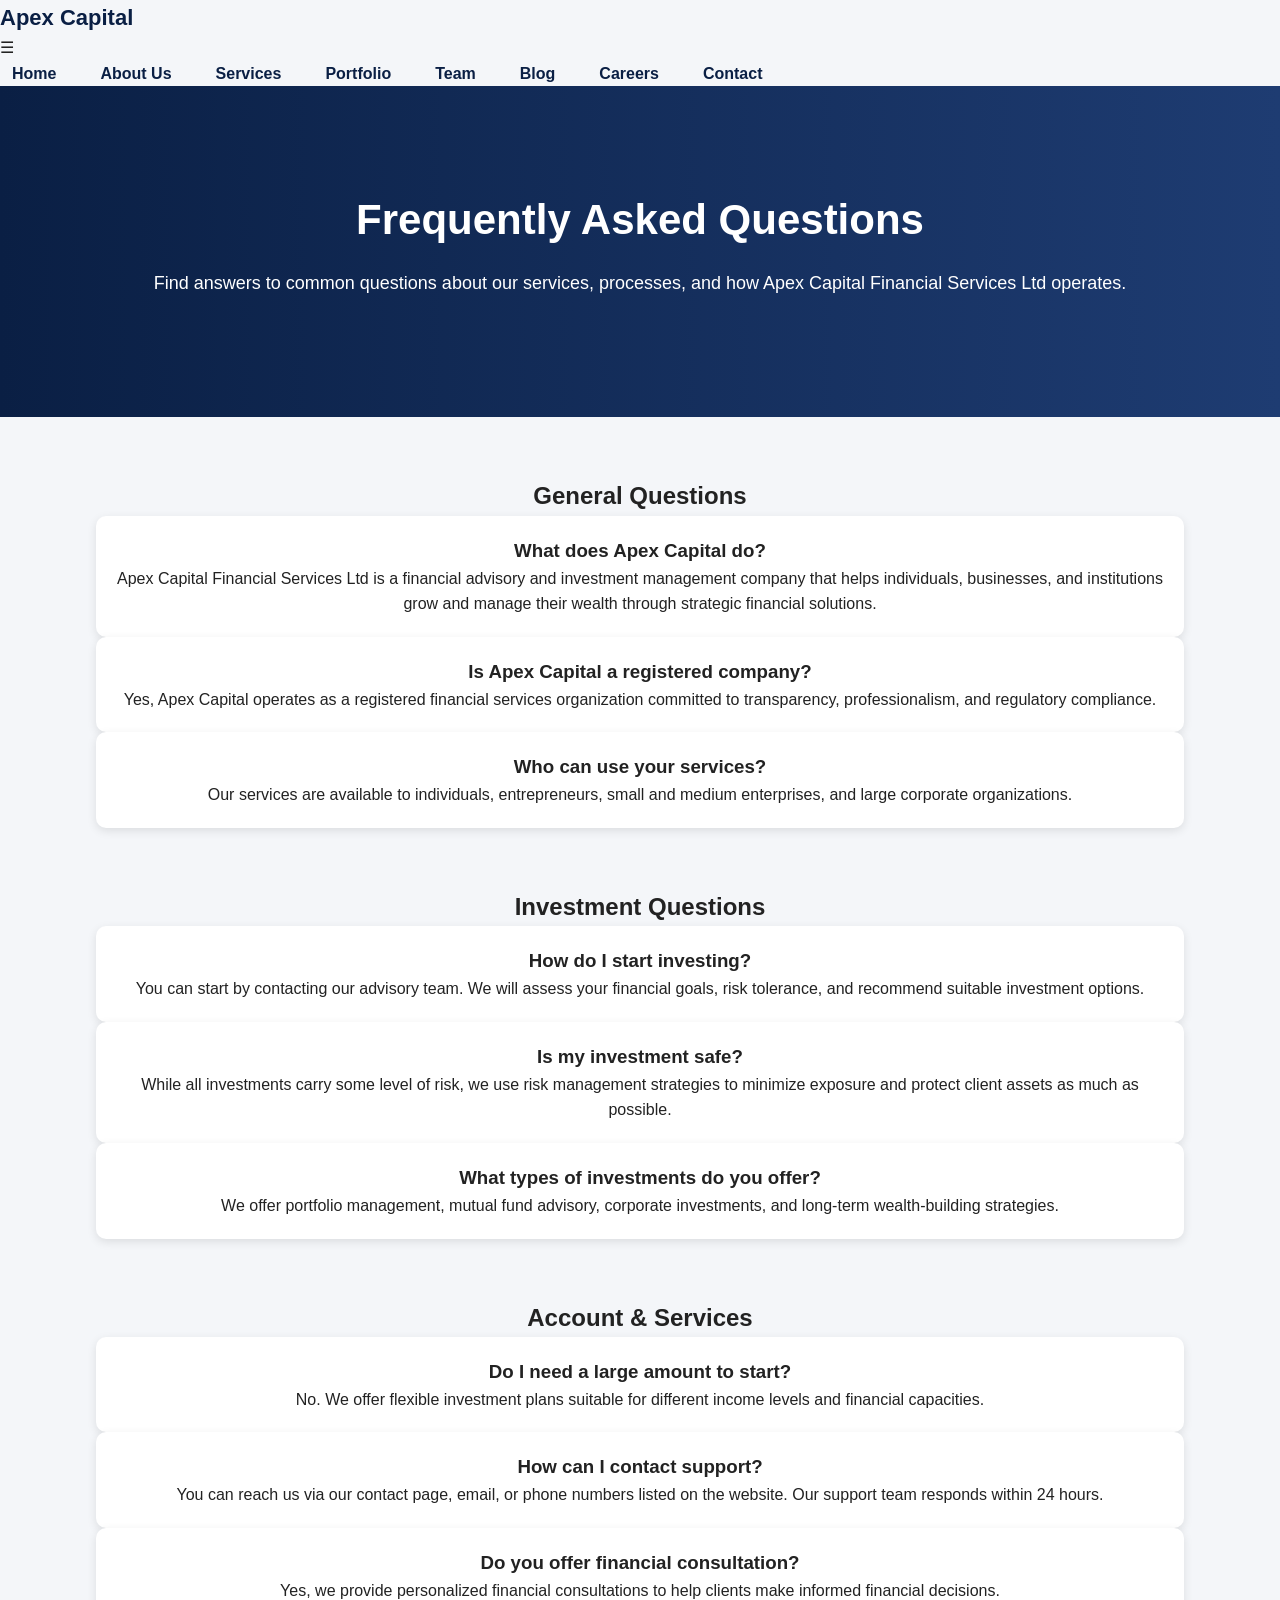
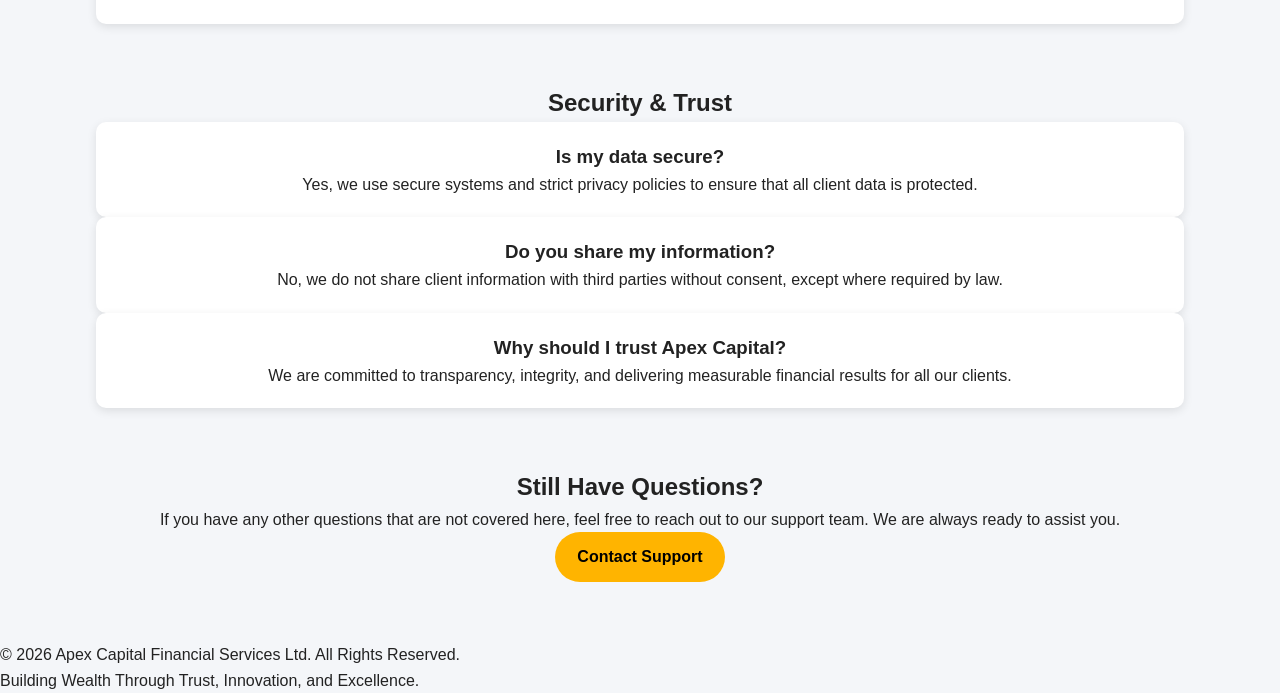
<file: faq.html>
<!DOCTYPE html>
<html lang="en">
<head>
<meta charset="UTF-8">
<meta name="viewport" content="width=device-width, initial-scale=1.0">
<title>FAQs | Apex Capital Financial Services Ltd</title>
<link rel="stylesheet" href="css/style.css">
</head>

<body>

<nav class="navbar">
    <div class="logo">Apex Capital</div>

    <div class="hamburger">☰</div>

    <ul class="nav-links">
        <li><a href="index.html">Home</a></li>
        <li><a href="about.html">About Us</a></li>
        <li><a href="services.html">Services</a></li>
        <li><a href="portfolio.html">Portfolio</a></li>
        <li><a href="team.html">Team</a></li>
        <li><a href="blog.html">Blog</a></li>
        <li><a href="careers.html">Careers</a></li>
        <li><a href="contact.html">Contact</a></li>
    </ul>
</nav>

<section class="hero">
    <h1>Frequently Asked Questions</h1>
    <p>
        Find answers to common questions about our services, processes,
        and how Apex Capital Financial Services Ltd operates.
    </p>
</section>

<section class="section">
    <h2>General Questions</h2>

    <div class="card-container">

        <div class="card">
            <h3>What does Apex Capital do?</h3>
            <p>
                Apex Capital Financial Services Ltd is a financial advisory
                and investment management company that helps individuals,
                businesses, and institutions grow and manage their wealth
                through strategic financial solutions.
            </p>
        </div>

        <div class="card">
            <h3>Is Apex Capital a registered company?</h3>
            <p>
                Yes, Apex Capital operates as a registered financial services
                organization committed to transparency, professionalism, and
                regulatory compliance.
            </p>
        </div>

        <div class="card">
            <h3>Who can use your services?</h3>
            <p>
                Our services are available to individuals, entrepreneurs,
                small and medium enterprises, and large corporate organizations.
            </p>
        </div>

    </div>
</section>

<section class="section">
    <h2>Investment Questions</h2>

    <div class="card-container">

        <div class="card">
            <h3>How do I start investing?</h3>
            <p>
                You can start by contacting our advisory team. We will assess
                your financial goals, risk tolerance, and recommend suitable
                investment options.
            </p>
        </div>

        <div class="card">
            <h3>Is my investment safe?</h3>
            <p>
                While all investments carry some level of risk, we use risk
                management strategies to minimize exposure and protect client
                assets as much as possible.
            </p>
        </div>

        <div class="card">
            <h3>What types of investments do you offer?</h3>
            <p>
                We offer portfolio management, mutual fund advisory, corporate
                investments, and long-term wealth-building strategies.
            </p>
        </div>

    </div>
</section>

<section class="section">
    <h2>Account & Services</h2>

    <div class="card-container">

        <div class="card">
            <h3>Do I need a large amount to start?</h3>
            <p>
                No. We offer flexible investment plans suitable for different
                income levels and financial capacities.
            </p>
        </div>

        <div class="card">
            <h3>How can I contact support?</h3>
            <p>
                You can reach us via our contact page, email, or phone numbers
                listed on the website. Our support team responds within 24 hours.
            </p>
        </div>

        <div class="card">
            <h3>Do you offer financial consultation?</h3>
            <p>
                Yes, we provide personalized financial consultations to help
                clients make informed financial decisions.
            </p>
        </div>

    </div>
</section>

<section class="section">
    <h2>Security & Trust</h2>

    <div class="card-container">

        <div class="card">
            <h3>Is my data secure?</h3>
            <p>
                Yes, we use secure systems and strict privacy policies to
                ensure that all client data is protected.
            </p>
        </div>

        <div class="card">
            <h3>Do you share my information?</h3>
            <p>
                No, we do not share client information with third parties
                without consent, except where required by law.
            </p>
        </div>

        <div class="card">
            <h3>Why should I trust Apex Capital?</h3>
            <p>
                We are committed to transparency, integrity, and delivering
                measurable financial results for all our clients.
            </p>
        </div>

    </div>
</section>

<section class="section">
    <h2>Still Have Questions?</h2>

    <p>
        If you have any other questions that are not covered here, feel free
        to reach out to our support team. We are always ready to assist you.
    </p>

    <a href="contact.html" class="btn">Contact Support</a>
</section>

<footer>
    <p>© 2026 Apex Capital Financial Services Ltd. All Rights Reserved.</p>
    <p>Building Wealth Through Trust, Innovation, and Excellence.</p>
</footer>

<script src="js/script.js"></script>

</body>
</html>
</file>
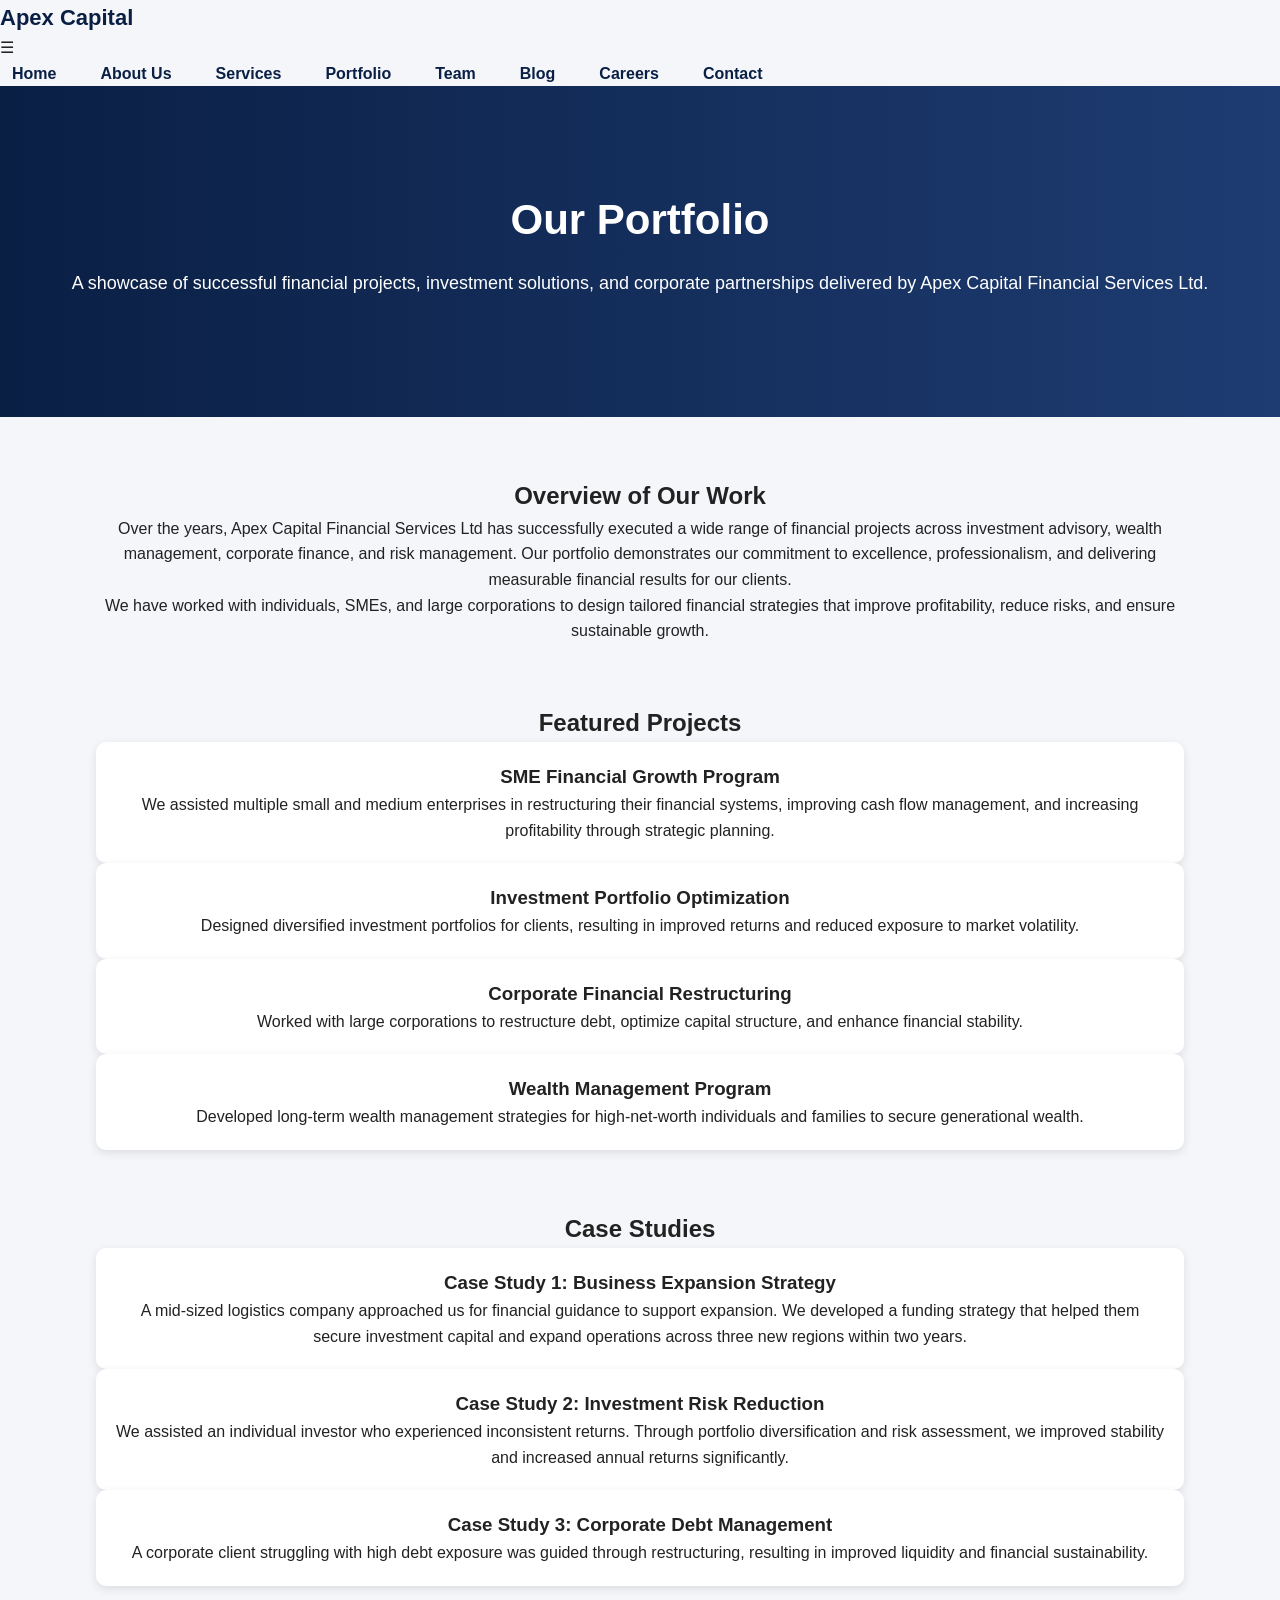
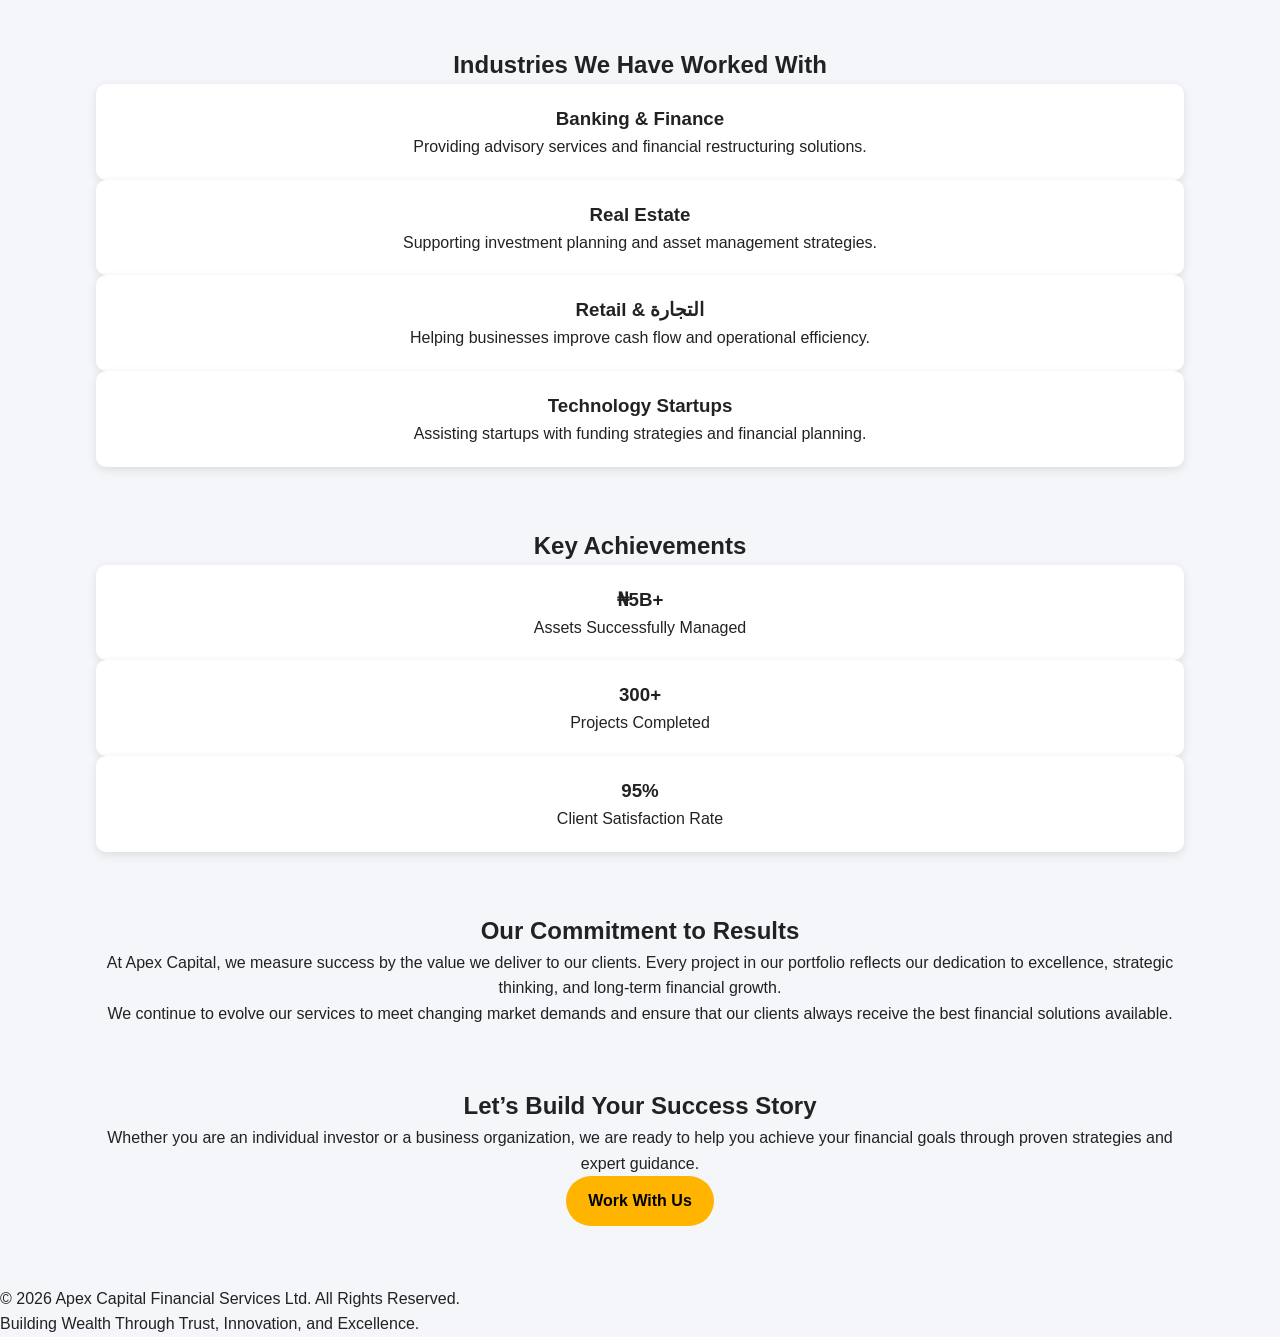
<file: portfolio.html>
<!DOCTYPE html>
<html lang="en">
<head>
<meta charset="UTF-8">
<meta name="viewport" content="width=device-width, initial-scale=1.0">
<title>Portfolio | Apex Capital Financial Services Ltd</title>
<link rel="stylesheet" href="css/style.css">
</head>

<body>

<nav class="navbar">
    <div class="logo">Apex Capital</div>

    <div class="hamburger">☰</div>

    <ul class="nav-links">
        <li><a href="index.html">Home</a></li>
        <li><a href="about.html">About Us</a></li>
        <li><a href="services.html">Services</a></li>
        <li><a href="portfolio.html">Portfolio</a></li>
        <li><a href="team.html">Team</a></li>
        <li><a href="blog.html">Blog</a></li>
        <li><a href="careers.html">Careers</a></li>
        <li><a href="contact.html">Contact</a></li>
    </ul>
</nav>

<section class="hero">
    <h1>Our Portfolio</h1>
    <p>
        A showcase of successful financial projects, investment solutions,
        and corporate partnerships delivered by Apex Capital Financial Services Ltd.
    </p>
</section>

<section class="section">
    <h2>Overview of Our Work</h2>

    <p>
        Over the years, Apex Capital Financial Services Ltd has successfully
        executed a wide range of financial projects across investment advisory,
        wealth management, corporate finance, and risk management. Our portfolio
        demonstrates our commitment to excellence, professionalism, and delivering
        measurable financial results for our clients.
    </p>

    <p>
        We have worked with individuals, SMEs, and large corporations to design
        tailored financial strategies that improve profitability, reduce risks,
        and ensure sustainable growth.
    </p>
</section>

<section class="section">
    <h2>Featured Projects</h2>

    <div class="card-container">

        <div class="card">
            <h3>SME Financial Growth Program</h3>
            <p>
                We assisted multiple small and medium enterprises in restructuring
                their financial systems, improving cash flow management, and
                increasing profitability through strategic planning.
            </p>
        </div>

        <div class="card">
            <h3>Investment Portfolio Optimization</h3>
            <p>
                Designed diversified investment portfolios for clients, resulting
                in improved returns and reduced exposure to market volatility.
            </p>
        </div>

        <div class="card">
            <h3>Corporate Financial Restructuring</h3>
            <p>
                Worked with large corporations to restructure debt, optimize
                capital structure, and enhance financial stability.
            </p>
        </div>

        <div class="card">
            <h3>Wealth Management Program</h3>
            <p>
                Developed long-term wealth management strategies for high-net-worth
                individuals and families to secure generational wealth.
            </p>
        </div>

    </div>
</section>

<section class="section">
    <h2>Case Studies</h2>

    <div class="card-container">

        <div class="card">
            <h3>Case Study 1: Business Expansion Strategy</h3>
            <p>
                A mid-sized logistics company approached us for financial guidance
                to support expansion. We developed a funding strategy that helped
                them secure investment capital and expand operations across three
                new regions within two years.
            </p>
        </div>

        <div class="card">
            <h3>Case Study 2: Investment Risk Reduction</h3>
            <p>
                We assisted an individual investor who experienced inconsistent
                returns. Through portfolio diversification and risk assessment,
                we improved stability and increased annual returns significantly.
            </p>
        </div>

        <div class="card">
            <h3>Case Study 3: Corporate Debt Management</h3>
            <p>
                A corporate client struggling with high debt exposure was guided
                through restructuring, resulting in improved liquidity and financial
                sustainability.
            </p>
        </div>

    </div>
</section>

<section class="section">
    <h2>Industries We Have Worked With</h2>

    <div class="card-container">

        <div class="card">
            <h3>Banking & Finance</h3>
            <p>
                Providing advisory services and financial restructuring solutions.
            </p>
        </div>

        <div class="card">
            <h3>Real Estate</h3>
            <p>
                Supporting investment planning and asset management strategies.
            </p>
        </div>

        <div class="card">
            <h3>Retail & التجارة</h3>
            <p>
                Helping businesses improve cash flow and operational efficiency.
            </p>
        </div>

        <div class="card">
            <h3>Technology Startups</h3>
            <p>
                Assisting startups with funding strategies and financial planning.
            </p>
        </div>

    </div>
</section>

<section class="section">
    <h2>Key Achievements</h2>

    <div class="card-container">

        <div class="card">
            <h3>₦5B+</h3>
            <p>Assets Successfully Managed</p>
        </div>

        <div class="card">
            <h3>300+</h3>
            <p>Projects Completed</p>
        </div>

        <div class="card">
            <h3>95%</h3>
            <p>Client Satisfaction Rate</p>
        </div>

    </div>
</section>

<section class="section">
    <h2>Our Commitment to Results</h2>

    <p>
        At Apex Capital, we measure success by the value we deliver to our clients.
        Every project in our portfolio reflects our dedication to excellence,
        strategic thinking, and long-term financial growth.
    </p>

    <p>
        We continue to evolve our services to meet changing market demands and
        ensure that our clients always receive the best financial solutions
        available.
    </p>
</section>

<section class="section">
    <h2>Let’s Build Your Success Story</h2>

    <p>
        Whether you are an individual investor or a business organization,
        we are ready to help you achieve your financial goals through
        proven strategies and expert guidance.
    </p>

    <a href="contact.html" class="btn">Work With Us</a>
</section>

<footer>
    <p>© 2026 Apex Capital Financial Services Ltd. All Rights Reserved.</p>
    <p>Building Wealth Through Trust, Innovation, and Excellence.</p>
</footer>

<script src="js/script.js"></script>

</body>
</html>
</file>
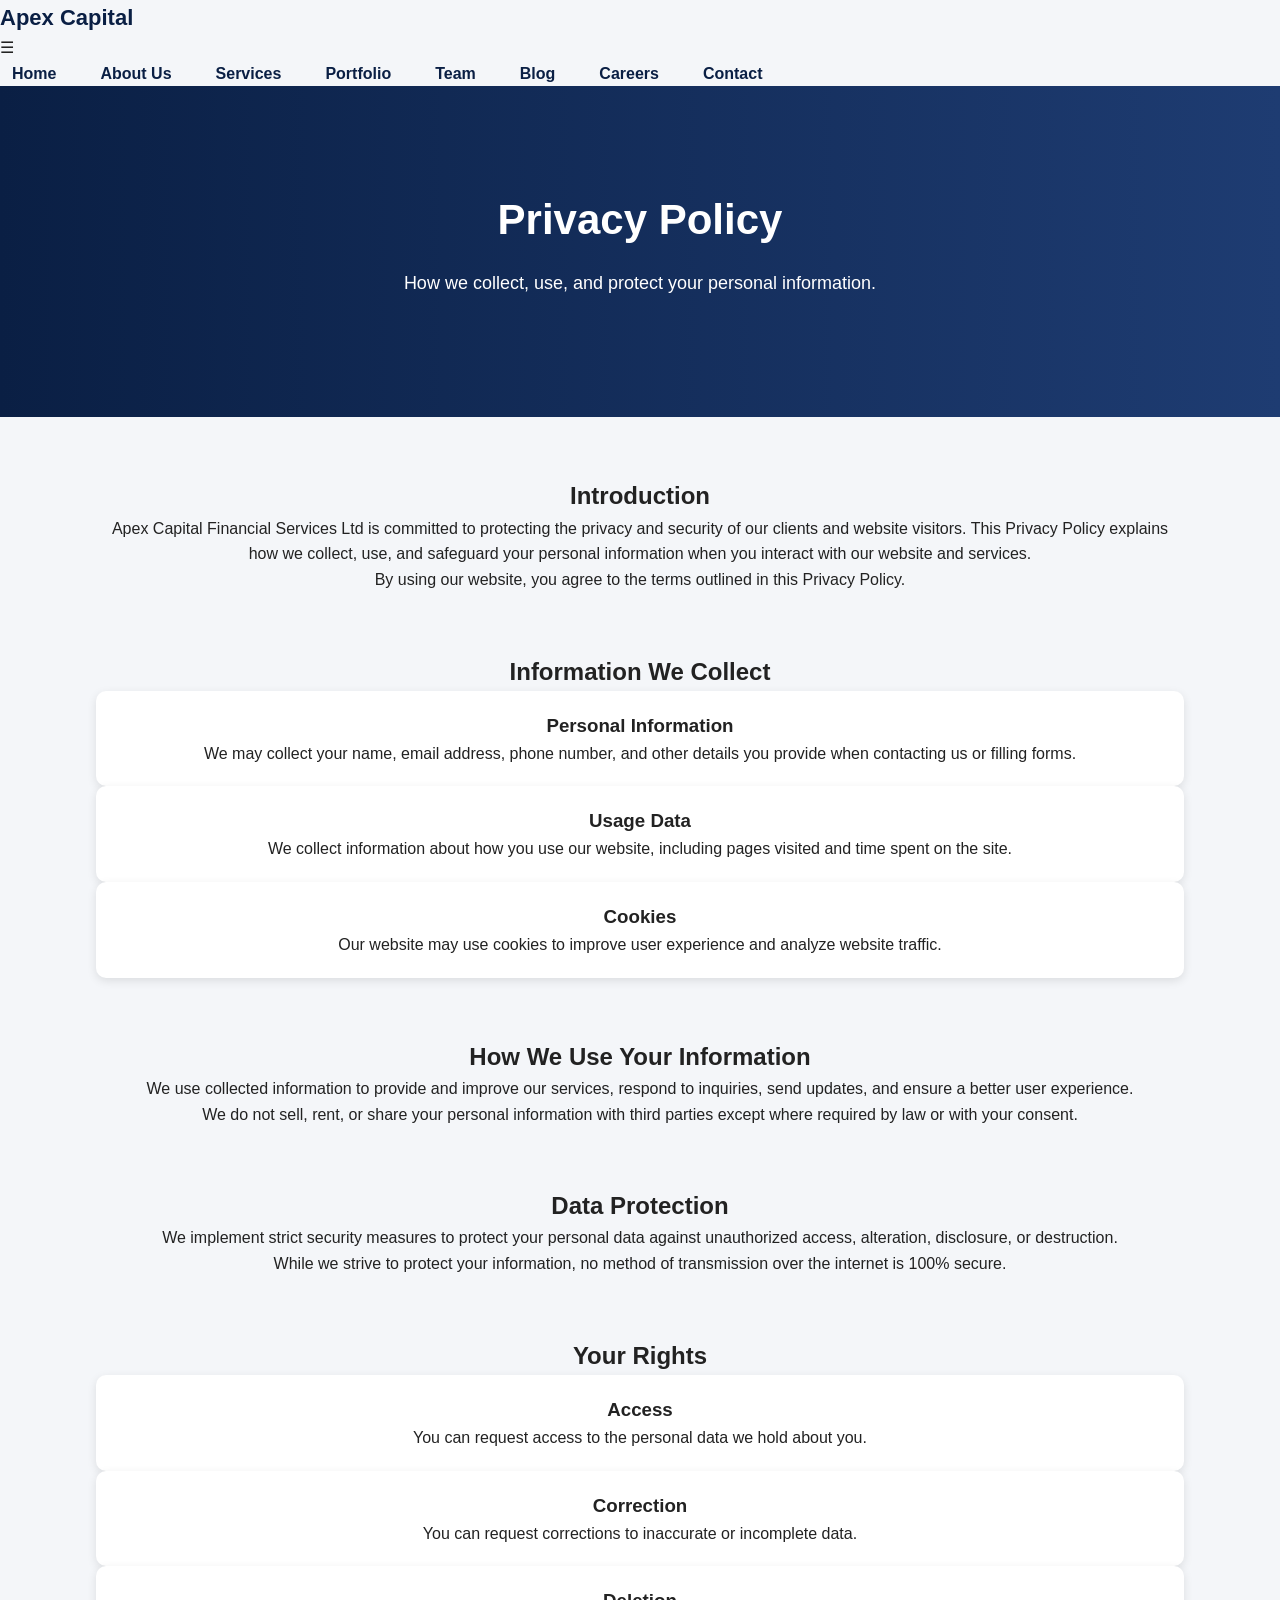
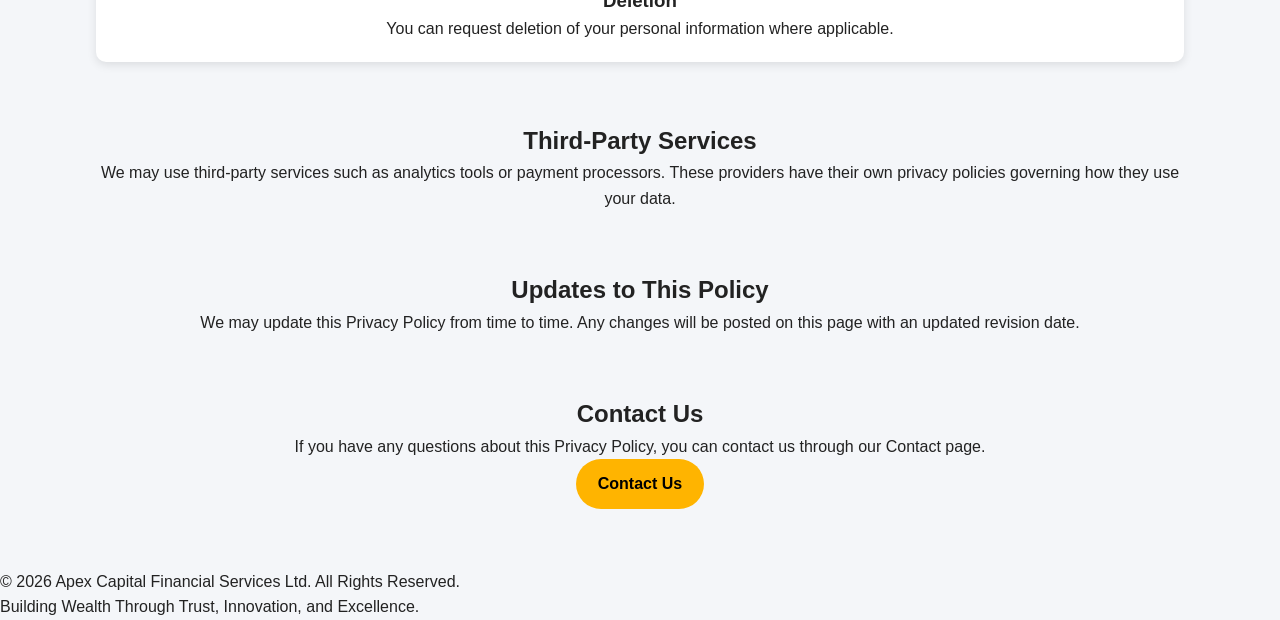
<file: privacy.html>
<!DOCTYPE html>
<html lang="en">
<head>
<meta charset="UTF-8">
<meta name="viewport" content="width=device-width, initial-scale=1.0">
<title>Privacy Policy | Apex Capital Financial Services Ltd</title>
<link rel="stylesheet" href="css/style.css">
</head>

<body>

<nav class="navbar">
    <div class="logo">Apex Capital</div>

    <div class="hamburger">☰</div>

    <ul class="nav-links">
        <li><a href="index.html">Home</a></li>
        <li><a href="about.html">About Us</a></li>
        <li><a href="services.html">Services</a></li>
        <li><a href="portfolio.html">Portfolio</a></li>
        <li><a href="team.html">Team</a></li>
        <li><a href="blog.html">Blog</a></li>
        <li><a href="careers.html">Careers</a></li>
        <li><a href="contact.html">Contact</a></li>
    </ul>
</nav>

<section class="hero">
    <h1>Privacy Policy</h1>
    <p>
        How we collect, use, and protect your personal information.
    </p>
</section>

<section class="section">
    <h2>Introduction</h2>

    <p>
        Apex Capital Financial Services Ltd is committed to protecting the privacy
        and security of our clients and website visitors. This Privacy Policy explains
        how we collect, use, and safeguard your personal information when you interact
        with our website and services.
    </p>

    <p>
        By using our website, you agree to the terms outlined in this Privacy Policy.
    </p>
</section>

<section class="section">
    <h2>Information We Collect</h2>

    <div class="card-container">

        <div class="card">
            <h3>Personal Information</h3>
            <p>
                We may collect your name, email address, phone number, and other
                details you provide when contacting us or filling forms.
            </p>
        </div>

        <div class="card">
            <h3>Usage Data</h3>
            <p>
                We collect information about how you use our website, including
                pages visited and time spent on the site.
            </p>
        </div>

        <div class="card">
            <h3>Cookies</h3>
            <p>
                Our website may use cookies to improve user experience and
                analyze website traffic.
            </p>
        </div>

    </div>
</section>

<section class="section">
    <h2>How We Use Your Information</h2>

    <p>
        We use collected information to provide and improve our services,
        respond to inquiries, send updates, and ensure a better user experience.
    </p>

    <p>
        We do not sell, rent, or share your personal information with third parties
        except where required by law or with your consent.
    </p>
</section>

<section class="section">
    <h2>Data Protection</h2>

    <p>
        We implement strict security measures to protect your personal data
        against unauthorized access, alteration, disclosure, or destruction.
    </p>

    <p>
        While we strive to protect your information, no method of transmission
        over the internet is 100% secure.
    </p>
</section>

<section class="section">
    <h2>Your Rights</h2>

    <div class="card-container">

        <div class="card">
            <h3>Access</h3>
            <p>You can request access to the personal data we hold about you.</p>
        </div>

        <div class="card">
            <h3>Correction</h3>
            <p>You can request corrections to inaccurate or incomplete data.</p>
        </div>

        <div class="card">
            <h3>Deletion</h3>
            <p>You can request deletion of your personal information where applicable.</p>
        </div>

    </div>
</section>

<section class="section">
    <h2>Third-Party Services</h2>

    <p>
        We may use third-party services such as analytics tools or payment processors.
        These providers have their own privacy policies governing how they use your data.
    </p>
</section>

<section class="section">
    <h2>Updates to This Policy</h2>

    <p>
        We may update this Privacy Policy from time to time. Any changes will be
        posted on this page with an updated revision date.
    </p>
</section>

<section class="section">
    <h2>Contact Us</h2>

    <p>
        If you have any questions about this Privacy Policy, you can contact us
        through our Contact page.
    </p>

    <a href="contact.html" class="btn">Contact Us</a>
</section>

<footer>
    <p>© 2026 Apex Capital Financial Services Ltd. All Rights Reserved.</p>
    <p>Building Wealth Through Trust, Innovation, and Excellence.</p>
</footer>

<script src="js/script.js"></script>

</body>
</html>
</file>
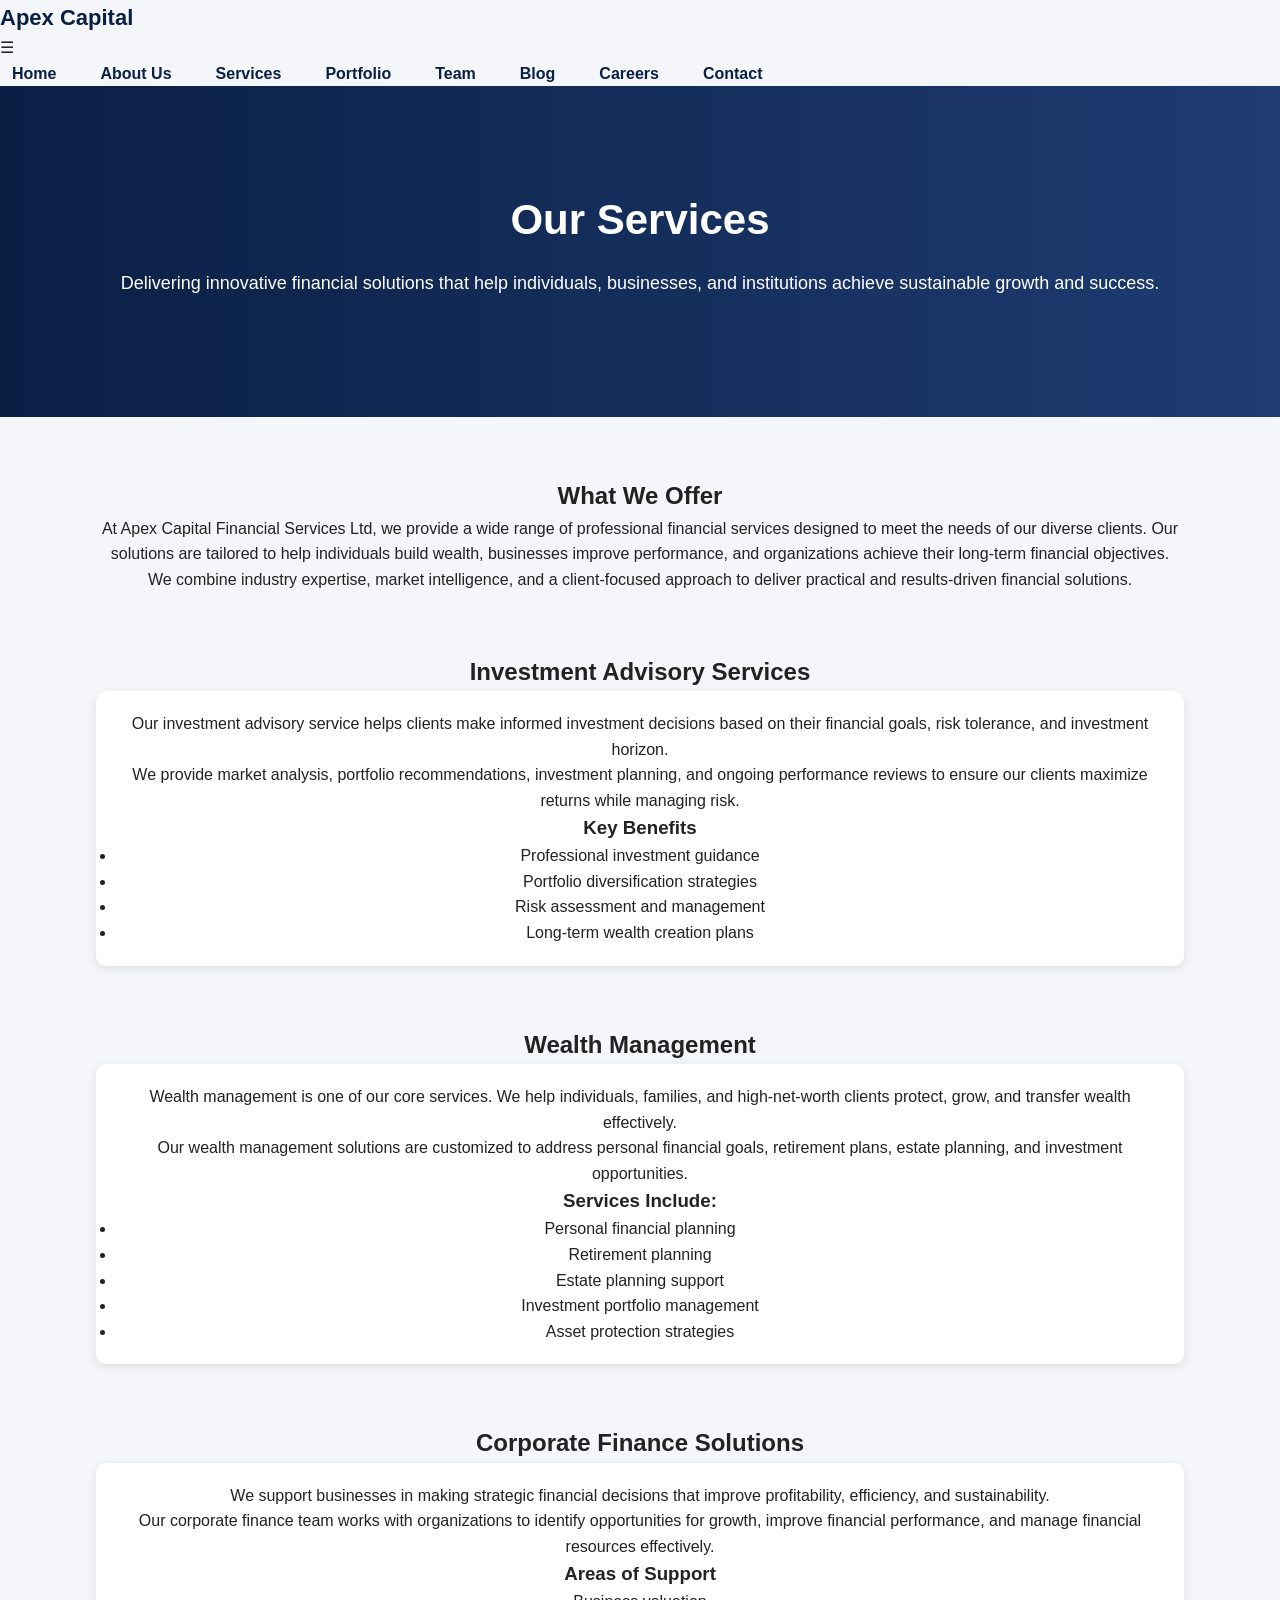
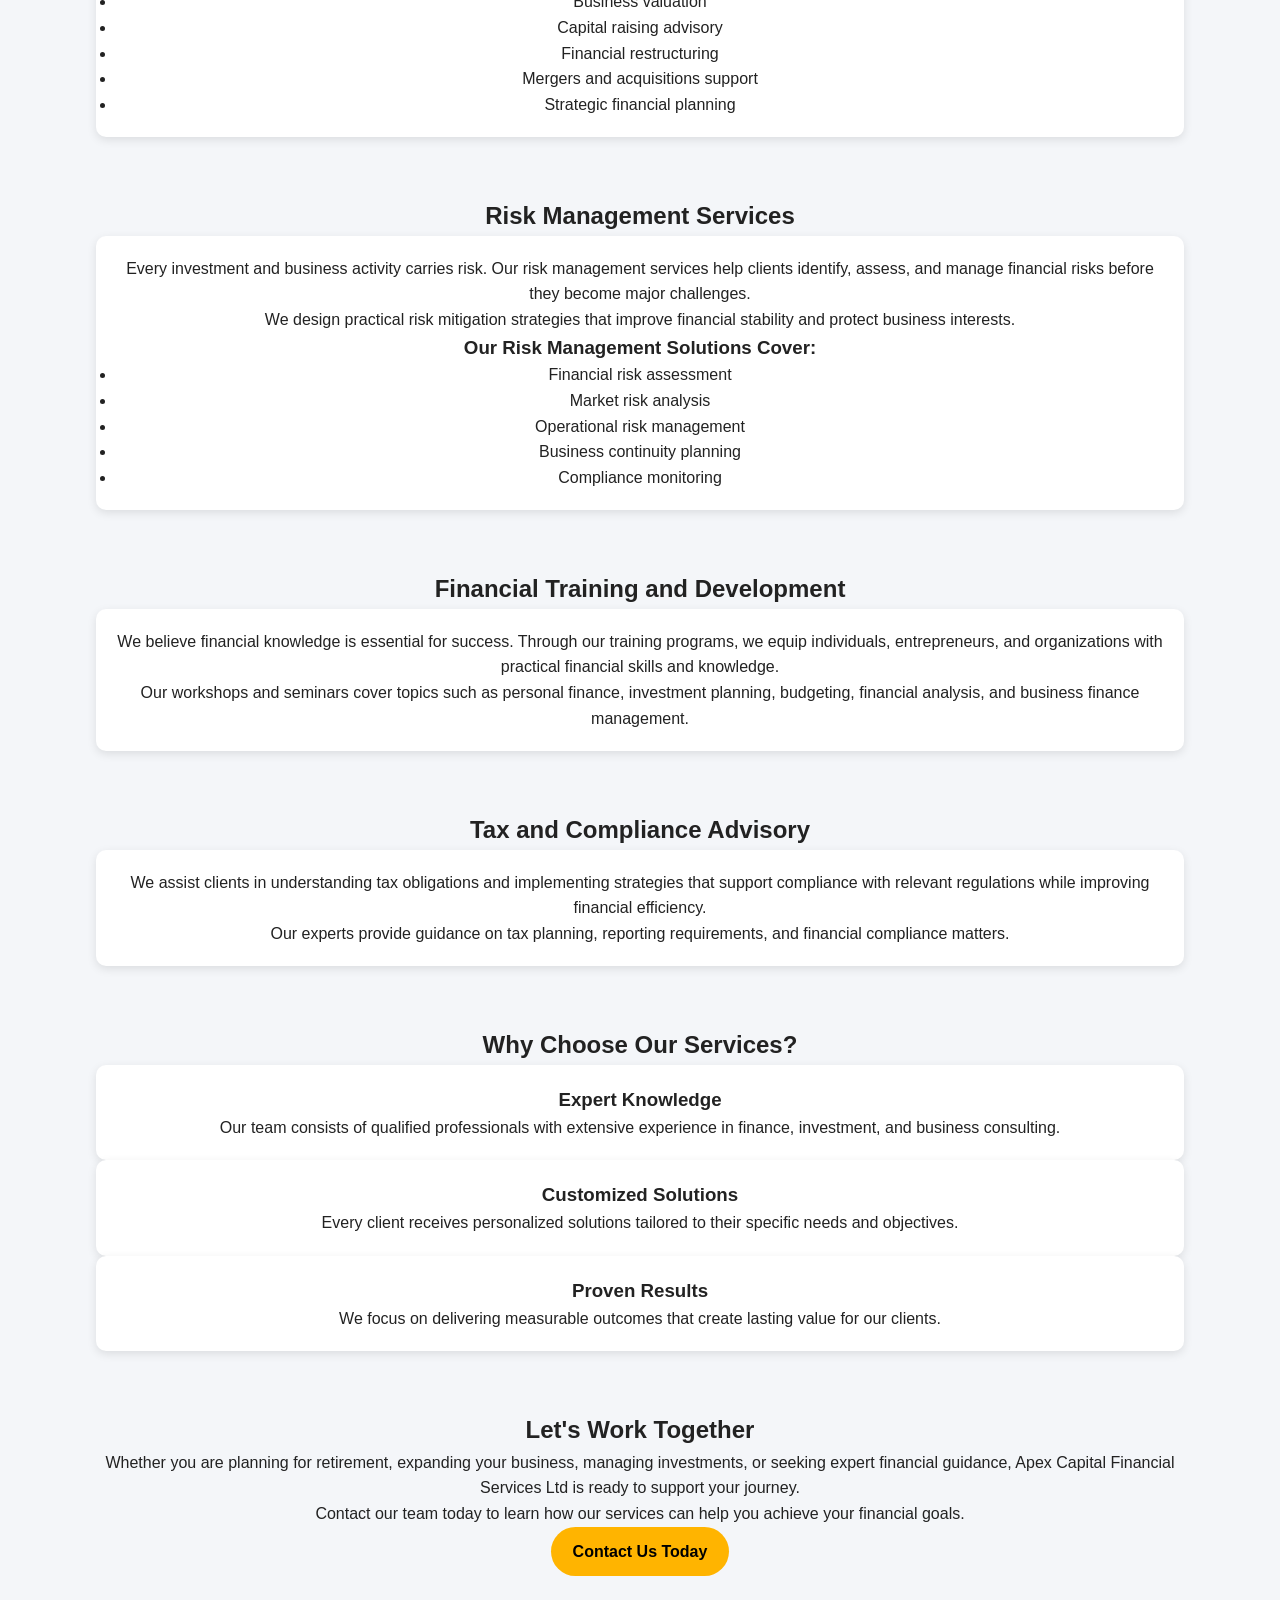
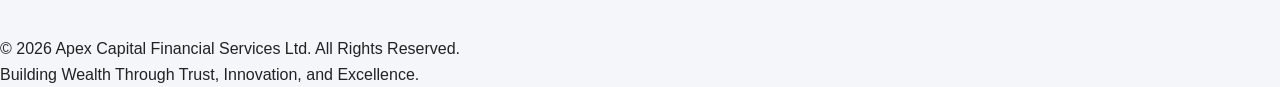
<file: services.html>
<!DOCTYPE html>
<html lang="en">
<head>
<meta charset="UTF-8">
<meta name="viewport" content="width=device-width, initial-scale=1.0">
<title>Our Services | Apex Capital Financial Services Ltd</title>
<link rel="stylesheet" href="css/style.css">
</head>

<body>

<nav class="navbar">
    <div class="logo">Apex Capital</div>

    <div class="hamburger">☰</div>

    <ul class="nav-links">
        <li><a href="index.html">Home</a></li>
        <li><a href="about.html">About Us</a></li>
        <li><a href="services.html">Services</a></li>
        <li><a href="portfolio.html">Portfolio</a></li>
        <li><a href="team.html">Team</a></li>
        <li><a href="blog.html">Blog</a></li>
        <li><a href="careers.html">Careers</a></li>
        <li><a href="contact.html">Contact</a></li>
    </ul>
</nav>

<section class="hero">
    <h1>Our Services</h1>
    <p>
        Delivering innovative financial solutions that help individuals,
        businesses, and institutions achieve sustainable growth and success.
    </p>
</section>

<section class="section">
    <h2>What We Offer</h2>

    <p>
        At Apex Capital Financial Services Ltd, we provide a wide range of
        professional financial services designed to meet the needs of our
        diverse clients. Our solutions are tailored to help individuals
        build wealth, businesses improve performance, and organizations
        achieve their long-term financial objectives.
    </p>

    <p>
        We combine industry expertise, market intelligence, and a
        client-focused approach to deliver practical and results-driven
        financial solutions.
    </p>
</section>

<section class="section">
    <h2>Investment Advisory Services</h2>

    <div class="card">
        <p>
            Our investment advisory service helps clients make informed
            investment decisions based on their financial goals, risk
            tolerance, and investment horizon.
        </p>

        <p>
            We provide market analysis, portfolio recommendations,
            investment planning, and ongoing performance reviews to
            ensure our clients maximize returns while managing risk.
        </p>

        <h3>Key Benefits</h3>

        <ul>
            <li>Professional investment guidance</li>
            <li>Portfolio diversification strategies</li>
            <li>Risk assessment and management</li>
            <li>Long-term wealth creation plans</li>
        </ul>
    </div>
</section>

<section class="section">
    <h2>Wealth Management</h2>

    <div class="card">
        <p>
            Wealth management is one of our core services. We help
            individuals, families, and high-net-worth clients protect,
            grow, and transfer wealth effectively.
        </p>

        <p>
            Our wealth management solutions are customized to address
            personal financial goals, retirement plans, estate planning,
            and investment opportunities.
        </p>

        <h3>Services Include:</h3>

        <ul>
            <li>Personal financial planning</li>
            <li>Retirement planning</li>
            <li>Estate planning support</li>
            <li>Investment portfolio management</li>
            <li>Asset protection strategies</li>
        </ul>
    </div>
</section>

<section class="section">
    <h2>Corporate Finance Solutions</h2>

    <div class="card">
        <p>
            We support businesses in making strategic financial decisions
            that improve profitability, efficiency, and sustainability.
        </p>

        <p>
            Our corporate finance team works with organizations to
            identify opportunities for growth, improve financial
            performance, and manage financial resources effectively.
        </p>

        <h3>Areas of Support</h3>

        <ul>
            <li>Business valuation</li>
            <li>Capital raising advisory</li>
            <li>Financial restructuring</li>
            <li>Mergers and acquisitions support</li>
            <li>Strategic financial planning</li>
        </ul>
    </div>
</section>

<section class="section">
    <h2>Risk Management Services</h2>

    <div class="card">
        <p>
            Every investment and business activity carries risk. Our risk
            management services help clients identify, assess, and manage
            financial risks before they become major challenges.
        </p>

        <p>
            We design practical risk mitigation strategies that improve
            financial stability and protect business interests.
        </p>

        <h3>Our Risk Management Solutions Cover:</h3>

        <ul>
            <li>Financial risk assessment</li>
            <li>Market risk analysis</li>
            <li>Operational risk management</li>
            <li>Business continuity planning</li>
            <li>Compliance monitoring</li>
        </ul>
    </div>
</section>

<section class="section">
    <h2>Financial Training and Development</h2>

    <div class="card">
        <p>
            We believe financial knowledge is essential for success.
            Through our training programs, we equip individuals,
            entrepreneurs, and organizations with practical financial
            skills and knowledge.
        </p>

        <p>
            Our workshops and seminars cover topics such as personal
            finance, investment planning, budgeting, financial analysis,
            and business finance management.
        </p>
    </div>
</section>

<section class="section">
    <h2>Tax and Compliance Advisory</h2>

    <div class="card">
        <p>
            We assist clients in understanding tax obligations and
            implementing strategies that support compliance with relevant
            regulations while improving financial efficiency.
        </p>

        <p>
            Our experts provide guidance on tax planning, reporting
            requirements, and financial compliance matters.
        </p>
    </div>
</section>

<section class="section">
    <h2>Why Choose Our Services?</h2>

    <div class="card-container">

        <div class="card">
            <h3>Expert Knowledge</h3>
            <p>
                Our team consists of qualified professionals with extensive
                experience in finance, investment, and business consulting.
            </p>
        </div>

        <div class="card">
            <h3>Customized Solutions</h3>
            <p>
                Every client receives personalized solutions tailored to
                their specific needs and objectives.
            </p>
        </div>

        <div class="card">
            <h3>Proven Results</h3>
            <p>
                We focus on delivering measurable outcomes that create
                lasting value for our clients.
            </p>
        </div>

    </div>
</section>

<section class="section">
    <h2>Let's Work Together</h2>

    <p>
        Whether you are planning for retirement, expanding your business,
        managing investments, or seeking expert financial guidance,
        Apex Capital Financial Services Ltd is ready to support your journey.
    </p>

    <p>
        Contact our team today to learn how our services can help you
        achieve your financial goals.
    </p>

    <a href="contact.html" class="btn">Contact Us Today</a>
</section>

<footer>
    <p>© 2026 Apex Capital Financial Services Ltd. All Rights Reserved.</p>
    <p>Building Wealth Through Trust, Innovation, and Excellence.</p>
</footer>

<script src="js/script.js"></script>

</body>
</html>
</file>
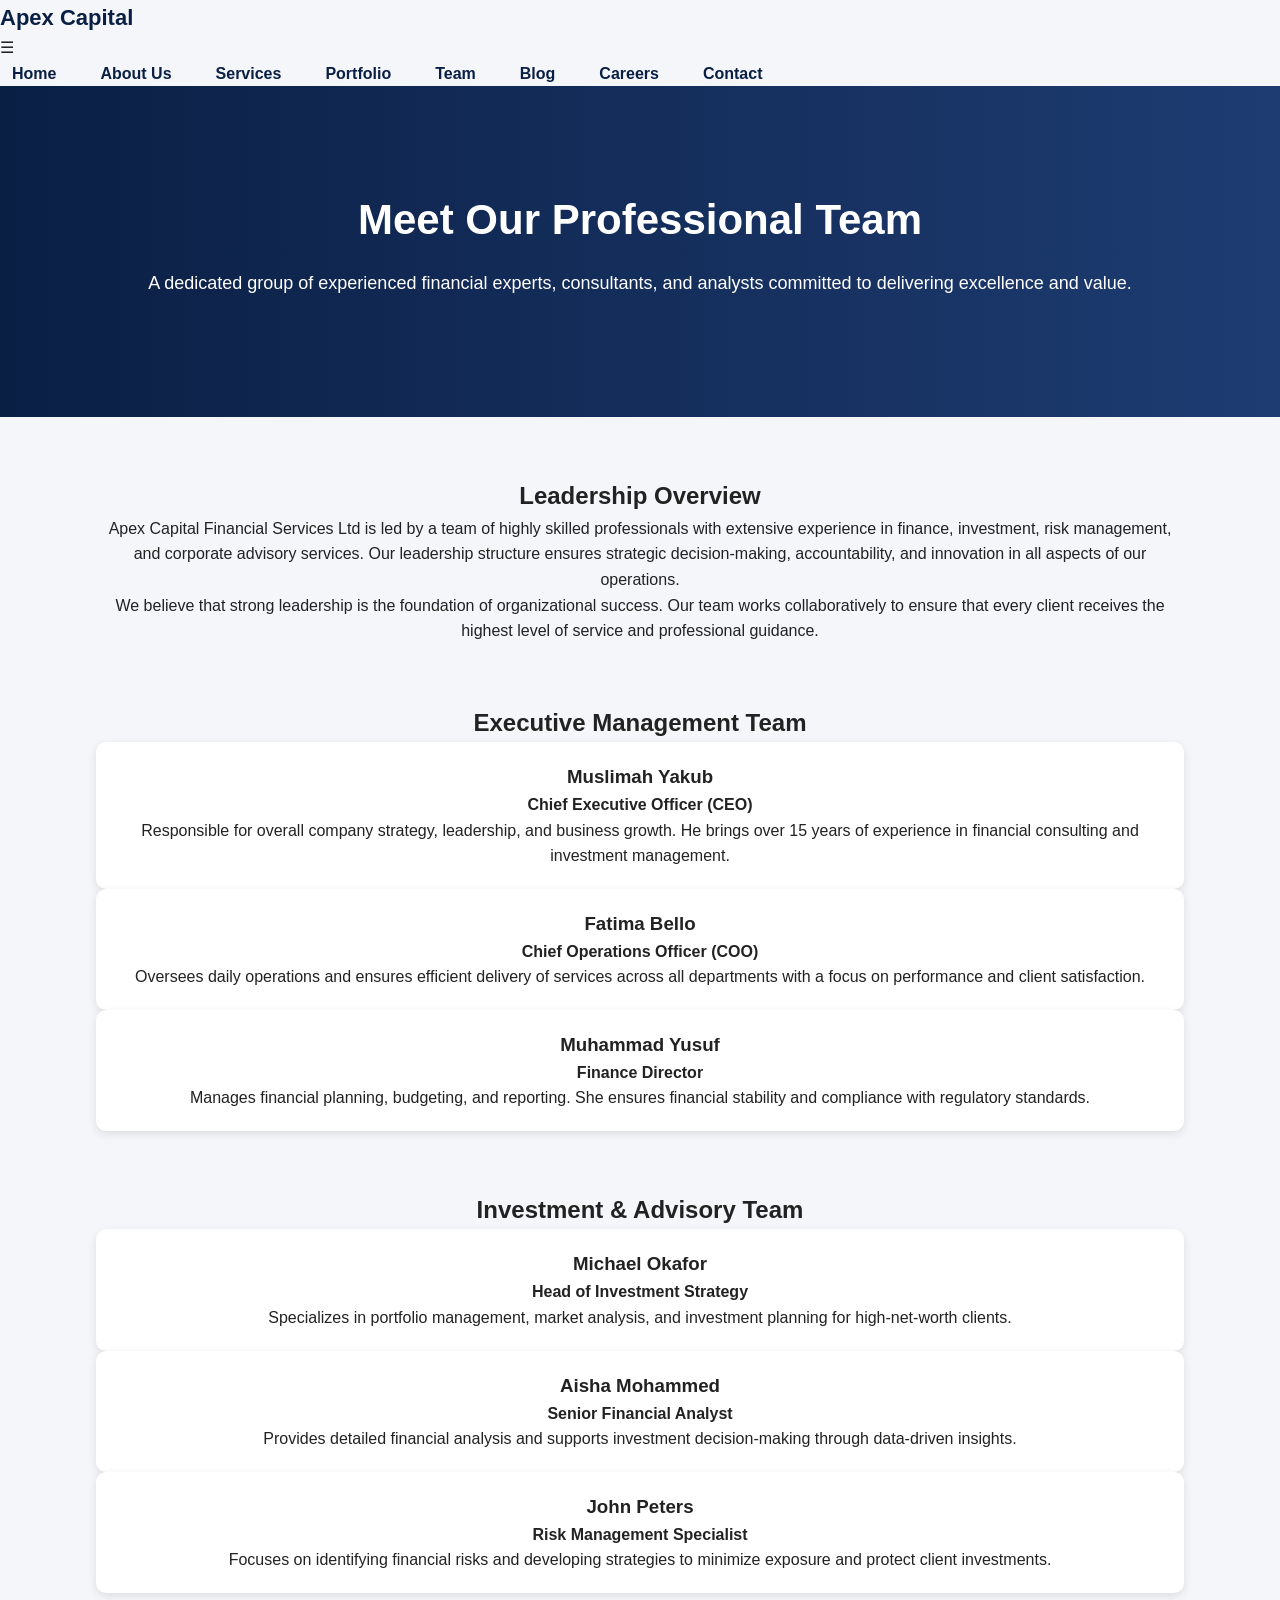
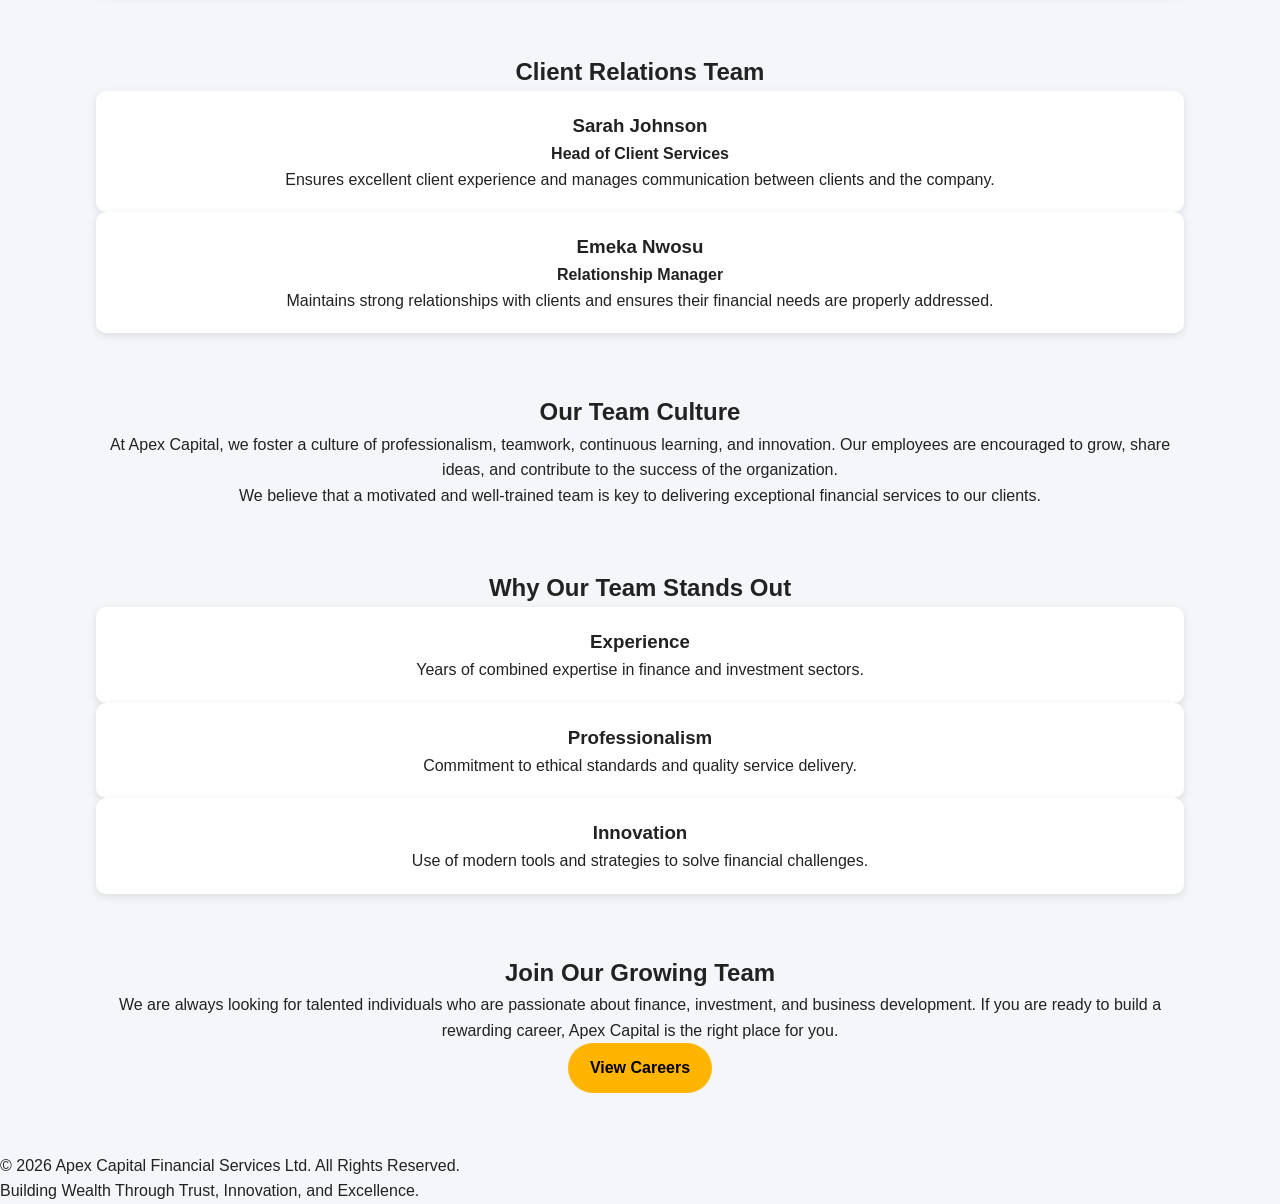
<file: team.html>
<!DOCTYPE html>
<html lang="en">
<head>
<meta charset="UTF-8">
<meta name="viewport" content="width=device-width, initial-scale=1.0">
<title>Our Team | Apex Capital Financial Services Ltd</title>
<link rel="stylesheet" href="css/style.css">
</head>

<body>

<nav class="navbar">
    <div class="logo">Apex Capital</div>

    <div class="hamburger">☰</div>

    <ul class="nav-links">
        <li><a href="index.html">Home</a></li>
        <li><a href="about.html">About Us</a></li>
        <li><a href="services.html">Services</a></li>
        <li><a href="portfolio.html">Portfolio</a></li>
        <li><a href="team.html">Team</a></li>
        <li><a href="blog.html">Blog</a></li>
        <li><a href="careers.html">Careers</a></li>
        <li><a href="contact.html">Contact</a></li>
    </ul>
</nav>

<section class="hero">
    <h1>Meet Our Professional Team</h1>
    <p>
        A dedicated group of experienced financial experts, consultants,
        and analysts committed to delivering excellence and value.
    </p>
</section>

<section class="section">
    <h2>Leadership Overview</h2>

    <p>
        Apex Capital Financial Services Ltd is led by a team of highly skilled
        professionals with extensive experience in finance, investment, risk
        management, and corporate advisory services. Our leadership structure
        ensures strategic decision-making, accountability, and innovation in
        all aspects of our operations.
    </p>

    <p>
        We believe that strong leadership is the foundation of organizational
        success. Our team works collaboratively to ensure that every client
        receives the highest level of service and professional guidance.
    </p>
</section>

<section class="section">
    <h2>Executive Management Team</h2>

    <div class="card-container">

        <div class="card">
            <h3>Muslimah Yakub</h3>
            <p><strong>Chief Executive Officer (CEO)</strong></p>
            <p>
                Responsible for overall company strategy, leadership, and
                business growth. He brings over 15 years of experience in
                financial consulting and investment management.
            </p>
        </div>

        <div class="card">
            <h3>Fatima Bello</h3>
            <p><strong>Chief Operations Officer (COO)</strong></p>
            <p>
                Oversees daily operations and ensures efficient delivery of
                services across all departments with a focus on performance
                and client satisfaction.
            </p>
        </div>

        <div class="card">
            <h3>Muhammad Yusuf</h3>
            <p><strong>Finance Director</strong></p>
            <p>
                Manages financial planning, budgeting, and reporting. She
                ensures financial stability and compliance with regulatory
                standards.
            </p>
        </div>

    </div>
</section>

<section class="section">
    <h2>Investment & Advisory Team</h2>

    <div class="card-container">

        <div class="card">
            <h3>Michael Okafor</h3>
            <p><strong>Head of Investment Strategy</strong></p>
            <p>
                Specializes in portfolio management, market analysis, and
                investment planning for high-net-worth clients.
            </p>
        </div>

        <div class="card">
            <h3>Aisha Mohammed</h3>
            <p><strong>Senior Financial Analyst</strong></p>
            <p>
                Provides detailed financial analysis and supports investment
                decision-making through data-driven insights.
            </p>
        </div>

        <div class="card">
            <h3>John Peters</h3>
            <p><strong>Risk Management Specialist</strong></p>
            <p>
                Focuses on identifying financial risks and developing strategies
                to minimize exposure and protect client investments.
            </p>
        </div>

    </div>
</section>

<section class="section">
    <h2>Client Relations Team</h2>

    <div class="card-container">

        <div class="card">
            <h3>Sarah Johnson</h3>
            <p><strong>Head of Client Services</strong></p>
            <p>
                Ensures excellent client experience and manages communication
                between clients and the company.
            </p>
        </div>

        <div class="card">
            <h3>Emeka Nwosu</h3>
            <p><strong>Relationship Manager</strong></p>
            <p>
                Maintains strong relationships with clients and ensures their
                financial needs are properly addressed.
            </p>
        </div>

    </div>
</section>

<section class="section">
    <h2>Our Team Culture</h2>

    <p>
        At Apex Capital, we foster a culture of professionalism, teamwork,
        continuous learning, and innovation. Our employees are encouraged
        to grow, share ideas, and contribute to the success of the organization.
    </p>

    <p>
        We believe that a motivated and well-trained team is key to delivering
        exceptional financial services to our clients.
    </p>
</section>

<section class="section">
    <h2>Why Our Team Stands Out</h2>

    <div class="card-container">

        <div class="card">
            <h3>Experience</h3>
            <p>Years of combined expertise in finance and investment sectors.</p>
        </div>

        <div class="card">
            <h3>Professionalism</h3>
            <p>Commitment to ethical standards and quality service delivery.</p>
        </div>

        <div class="card">
            <h3>Innovation</h3>
            <p>Use of modern tools and strategies to solve financial challenges.</p>
        </div>

    </div>
</section>

<section class="section">
    <h2>Join Our Growing Team</h2>

    <p>
        We are always looking for talented individuals who are passionate
        about finance, investment, and business development. If you are
        ready to build a rewarding career, Apex Capital is the right place
        for you.
    </p>

    <a href="careers.html" class="btn">View Careers</a>
</section>

<footer>
    <p>© 2026 Apex Capital Financial Services Ltd. All Rights Reserved.</p>
    <p>Building Wealth Through Trust, Innovation, and Excellence.</p>
</footer>

<script src="js/script.js"></script>

</body>
</html>
</file>
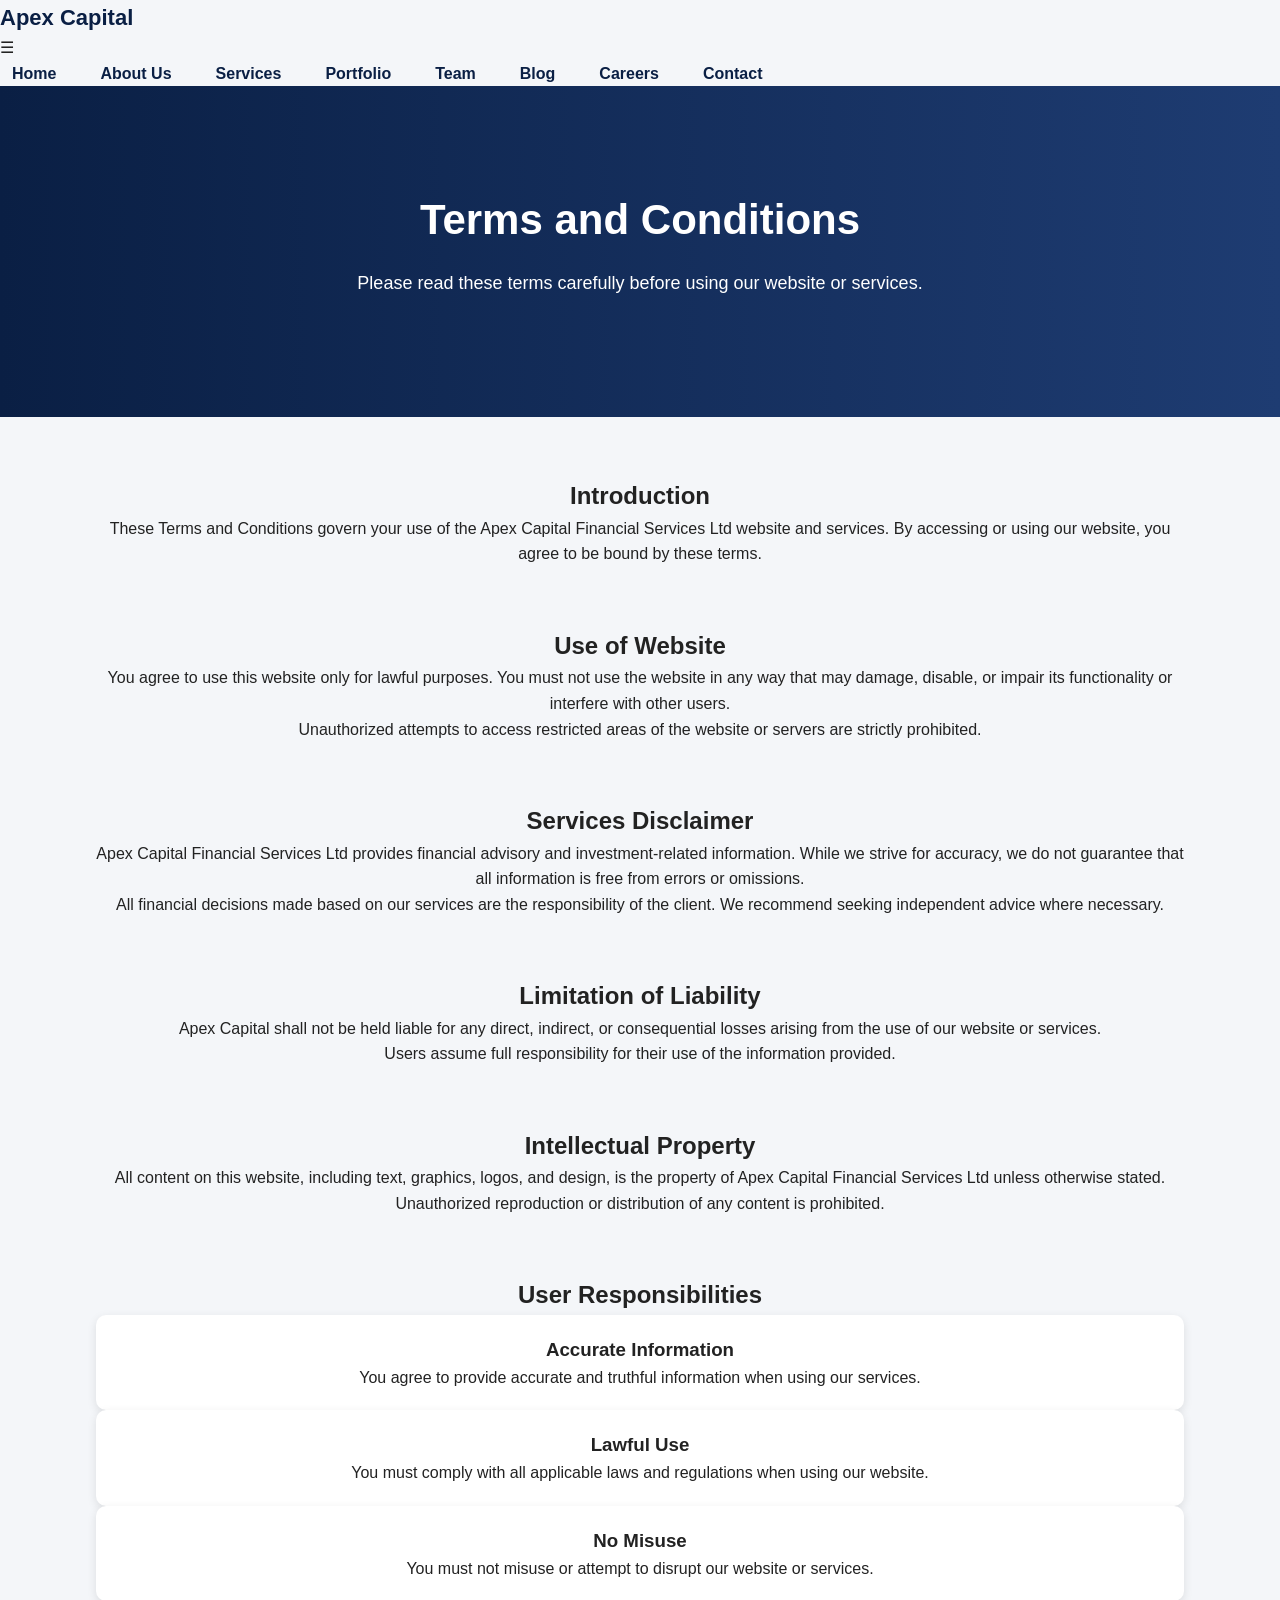
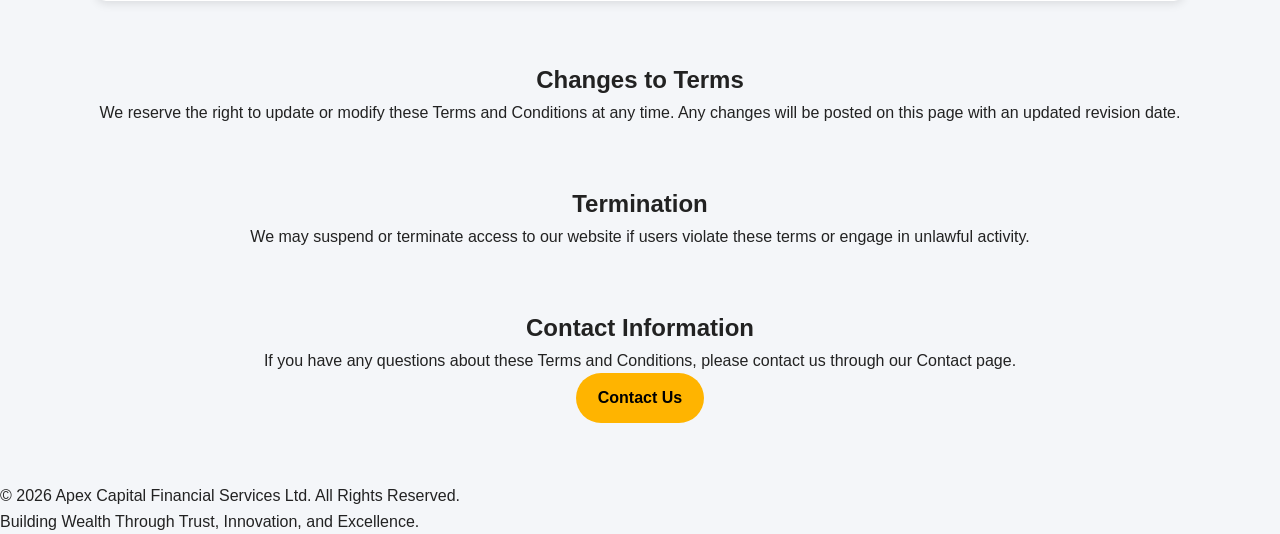
<file: terms.html>
<!DOCTYPE html>
<html lang="en">
<head>
<meta charset="UTF-8">
<meta name="viewport" content="width=device-width, initial-scale=1.0">
<title>Terms and Conditions | Apex Capital Financial Services Ltd</title>
<link rel="stylesheet" href="css/style.css">
</head>

<body>

<nav class="navbar">
    <div class="logo">Apex Capital</div>

    <div class="hamburger">☰</div>

    <ul class="nav-links">
        <li><a href="index.html">Home</a></li>
        <li><a href="about.html">About Us</a></li>
        <li><a href="services.html">Services</a></li>
        <li><a href="portfolio.html">Portfolio</a></li>
        <li><a href="team.html">Team</a></li>
        <li><a href="blog.html">Blog</a></li>
        <li><a href="careers.html">Careers</a></li>
        <li><a href="contact.html">Contact</a></li>
    </ul>
</nav>

<section class="hero">
    <h1>Terms and Conditions</h1>
    <p>
        Please read these terms carefully before using our website or services.
    </p>
</section>

<section class="section">
    <h2>Introduction</h2>

    <p>
        These Terms and Conditions govern your use of the Apex Capital Financial
        Services Ltd website and services. By accessing or using our website, you
        agree to be bound by these terms.
    </p>
</section>

<section class="section">
    <h2>Use of Website</h2>

    <p>
        You agree to use this website only for lawful purposes. You must not use
        the website in any way that may damage, disable, or impair its functionality
        or interfere with other users.
    </p>

    <p>
        Unauthorized attempts to access restricted areas of the website or servers
        are strictly prohibited.
    </p>
</section>

<section class="section">
    <h2>Services Disclaimer</h2>

    <p>
        Apex Capital Financial Services Ltd provides financial advisory and
        investment-related information. While we strive for accuracy, we do not
        guarantee that all information is free from errors or omissions.
    </p>

    <p>
        All financial decisions made based on our services are the responsibility
        of the client. We recommend seeking independent advice where necessary.
    </p>
</section>

<section class="section">
    <h2>Limitation of Liability</h2>

    <p>
        Apex Capital shall not be held liable for any direct, indirect, or
        consequential losses arising from the use of our website or services.
    </p>

    <p>
        Users assume full responsibility for their use of the information provided.
    </p>
</section>

<section class="section">
    <h2>Intellectual Property</h2>

    <p>
        All content on this website, including text, graphics, logos, and design,
        is the property of Apex Capital Financial Services Ltd unless otherwise stated.
    </p>

    <p>
        Unauthorized reproduction or distribution of any content is prohibited.
    </p>
</section>

<section class="section">
    <h2>User Responsibilities</h2>

    <div class="card-container">

        <div class="card">
            <h3>Accurate Information</h3>
            <p>You agree to provide accurate and truthful information when using our services.</p>
        </div>

        <div class="card">
            <h3>Lawful Use</h3>
            <p>You must comply with all applicable laws and regulations when using our website.</p>
        </div>

        <div class="card">
            <h3>No Misuse</h3>
            <p>You must not misuse or attempt to disrupt our website or services.</p>
        </div>

    </div>
</section>

<section class="section">
    <h2>Changes to Terms</h2>

    <p>
        We reserve the right to update or modify these Terms and Conditions at any time.
        Any changes will be posted on this page with an updated revision date.
    </p>
</section>

<section class="section">
    <h2>Termination</h2>

    <p>
        We may suspend or terminate access to our website if users violate these terms
        or engage in unlawful activity.
    </p>
</section>

<section class="section">
    <h2>Contact Information</h2>

    <p>
        If you have any questions about these Terms and Conditions, please contact us
        through our Contact page.
    </p>

    <a href="contact.html" class="btn">Contact Us</a>
</section>

<footer>
    <p>© 2026 Apex Capital Financial Services Ltd. All Rights Reserved.</p>
    <p>Building Wealth Through Trust, Innovation, and Excellence.</p>
</footer>

<script src="js/script.js"></script>

</body>
</html>
</file>
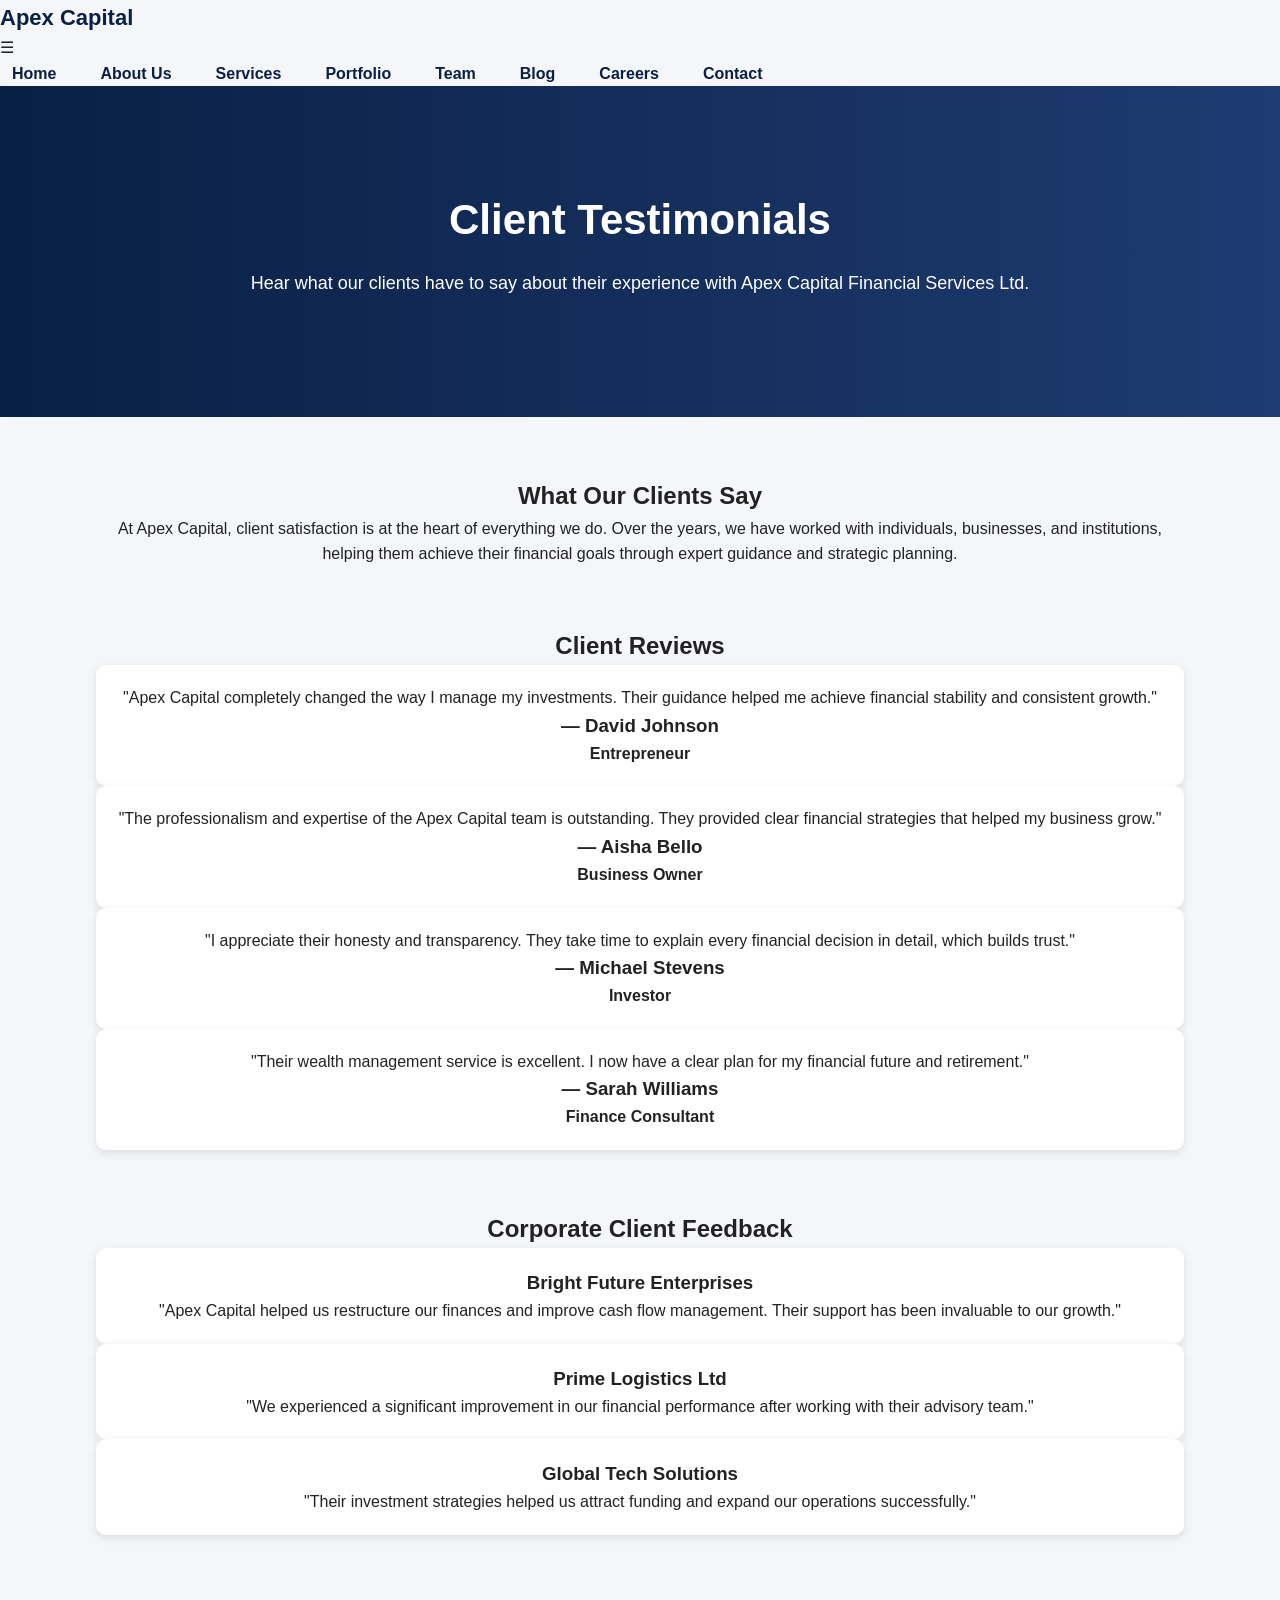
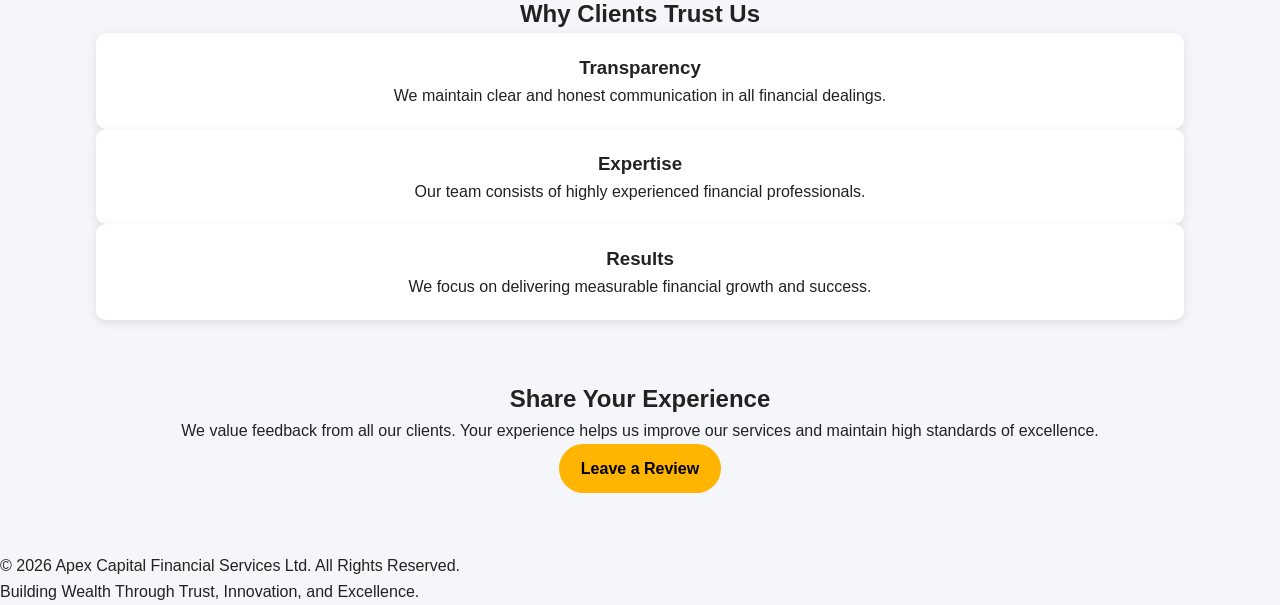
<file: testimonials.html>
<!DOCTYPE html>
<html lang="en">
<head>
<meta charset="UTF-8">
<meta name="viewport" content="width=device-width, initial-scale=1.0">
<title>Testimonials | Apex Capital Financial Services Ltd</title>
<link rel="stylesheet" href="css/style.css">
</head>

<body>

<nav class="navbar">
    <div class="logo">Apex Capital</div>

    <div class="hamburger">☰</div>

    <ul class="nav-links">
        <li><a href="index.html">Home</a></li>
        <li><a href="about.html">About Us</a></li>
        <li><a href="services.html">Services</a></li>
        <li><a href="portfolio.html">Portfolio</a></li>
        <li><a href="team.html">Team</a></li>
        <li><a href="blog.html">Blog</a></li>
        <li><a href="careers.html">Careers</a></li>
        <li><a href="contact.html">Contact</a></li>
    </ul>
</nav>

<section class="hero">
    <h1>Client Testimonials</h1>
    <p>
        Hear what our clients have to say about their experience with
        Apex Capital Financial Services Ltd.
    </p>
</section>

<section class="section">
    <h2>What Our Clients Say</h2>

    <p>
        At Apex Capital, client satisfaction is at the heart of everything we do.
        Over the years, we have worked with individuals, businesses, and institutions,
        helping them achieve their financial goals through expert guidance and
        strategic planning.
    </p>
</section>

<section class="section">
    <h2>Client Reviews</h2>

    <div class="card-container">

        <div class="card">
            <p>
                "Apex Capital completely changed the way I manage my investments.
                Their guidance helped me achieve financial stability and consistent growth."
            </p>
            <h3>— David Johnson</h3>
            <p><strong>Entrepreneur</strong></p>
        </div>

        <div class="card">
            <p>
                "The professionalism and expertise of the Apex Capital team is outstanding.
                They provided clear financial strategies that helped my business grow."
            </p>
            <h3>— Aisha Bello</h3>
            <p><strong>Business Owner</strong></p>
        </div>

        <div class="card">
            <p>
                "I appreciate their honesty and transparency. They take time to explain
                every financial decision in detail, which builds trust."
            </p>
            <h3>— Michael Stevens</h3>
            <p><strong>Investor</strong></p>
        </div>

        <div class="card">
            <p>
                "Their wealth management service is excellent. I now have a clear plan
                for my financial future and retirement."
            </p>
            <h3>— Sarah Williams</h3>
            <p><strong>Finance Consultant</strong></p>
        </div>

    </div>
</section>

<section class="section">
    <h2>Corporate Client Feedback</h2>

    <div class="card-container">

        <div class="card">
            <h3>Bright Future Enterprises</h3>
            <p>
                "Apex Capital helped us restructure our finances and improve cash flow
                management. Their support has been invaluable to our growth."
            </p>
        </div>

        <div class="card">
            <h3>Prime Logistics Ltd</h3>
            <p>
                "We experienced a significant improvement in our financial performance
                after working with their advisory team."
            </p>
        </div>

        <div class="card">
            <h3>Global Tech Solutions</h3>
            <p>
                "Their investment strategies helped us attract funding and expand
                our operations successfully."
            </p>
        </div>

    </div>
</section>

<section class="section">
    <h2>Why Clients Trust Us</h2>

    <div class="card-container">

        <div class="card">
            <h3>Transparency</h3>
            <p>
                We maintain clear and honest communication in all financial dealings.
            </p>
        </div>

        <div class="card">
            <h3>Expertise</h3>
            <p>
                Our team consists of highly experienced financial professionals.
            </p>
        </div>

        <div class="card">
            <h3>Results</h3>
            <p>
                We focus on delivering measurable financial growth and success.
            </p>
        </div>

    </div>
</section>

<section class="section">
    <h2>Share Your Experience</h2>

    <p>
        We value feedback from all our clients. Your experience helps us improve
        our services and maintain high standards of excellence.
    </p>

    <a href="contact.html" class="btn">Leave a Review</a>
</section>

<footer>
    <p>© 2026 Apex Capital Financial Services Ltd. All Rights Reserved.</p>
    <p>Building Wealth Through Trust, Innovation, and Excellence.</p>
</footer>

<script src="js/script.js"></script>

</body>
</html>
</file>
<file: css/style.css>
/* RESET */
* {
  margin: 0;
  padding: 0;
  box-sizing: border-box;
  font-family: "Segoe UI", Tahoma, Geneva, Verdana, sans-serif;
}

body {
  background: #f4f6f9;
  color: #222;
  line-height: 1.6;
}

/* CONTAINER */
.container {
  width: 90%;
  margin: auto;
}

/* HEADER */
.header {
  background: #ffffff;
  padding: 15px 0;
  box-shadow: 0 2px 10px rgba(0,0,0,0.1);
}

/* NAVIGATION LAYOUT */
.nav-bar {
  display: flex;
  justify-content: space-between;
  align-items: center;
}

/* LOGO */
.logo {
  color: #0a1f44;
  font-size: 22px;
  font-weight: bold;
}

/* NAV LINKS (RIGHT SIDE FIX) */
.nav-links {
  list-style: none;
  display: flex;
  gap: 20px;
  margin-left: auto;
}

/* NAV LINKS TEXT (DARK & CLEAR) */
.nav-links a {
  text-decoration: none;
  color: #0a1f44;
  font-weight: 600;
  padding: 8px 12px;
  transition: 0.3s;
  border-radius: 5px;
}

/* HOVER EFFECT */
.nav-links a:hover {
  background: #0a1f44;
  color: #ffffff;
}

/* HERO SECTION */
.hero {
  background: linear-gradient(to right, #0a1f44, #1e3c72);
  color: white;
  text-align: center;
  padding: 100px 20px;
}

.hero h1 {
  font-size: 42px;
  margin-bottom: 15px;
}

.hero p {
  font-size: 18px;
  margin-bottom: 20px;
}

/* BUTTON */
.btn {
  display: inline-block;
  background: #ffb400;
  color: black;
  padding: 12px 22px;
  border-radius: 30px;
  text-decoration: none;
  font-weight: bold;
  transition: 0.3s;
}

.btn:hover {
  background: white;
  color: #0a1f44;
  transform: scale(1.05);
}

/* SECTIONS */
.section {
  width: 85%;
  margin: 60px auto;
  text-align: center;
}

/* DARK SECTION */
.section.dark {
  background: #e9eef5;
  padding: 50px 20px;
  border-radius: 10px;
}

/* GRID */
.grid {
  display: grid;
  grid-template-columns: repeat(auto-fit, minmax(220px, 1fr));
  gap: 20px;
  margin-top: 20px;
}

/* CARDS */
.card {
  background: white;
  padding: 20px;
  border-radius: 10px;
  box-shadow: 0 3px 10px rgba(0,0,0,0.1);
  transition: 0.3s;
}

.card:hover {
  transform: translateY(-5px);
}

/* TESTIMONIAL */
.testimonial {
  background: white;
  padding: 20px;
  margin-top: 20px;
  border-left: 5px solid #0a1f44;
}

/* CTA SECTION */
.cta {
  background: #0a1f44;
  color: white;
  text-align: center;
  padding: 60px 20px;
  margin-top: 40px;
}

/* FOOTER */
.footer {
  background: #0a1f44;
  color: white;
  padding: 40px 20px;
  margin-top: 50px;
}

.footer-grid {
  display: grid;
  grid-template-columns: repeat(auto-fit, minmax(200px, 1fr));
  gap: 20px;
}

.footer a {
  color: #ddd;
  text-decoration: none;
}

.footer a:hover {
  color: #ffb400;
}

.copyright {
  text-align: center;
  margin-top: 20px;
  border-top: 1px solid #333;
  padding-top: 15px;
}

/* RESPONSIVE */
@media (max-width: 768px) {
  .nav-bar {
    flex-direction: column;
    text-align: center;
  }

  .nav-links {
    flex-direction: column;
    margin-top: 10px;
  }
}
</file>
